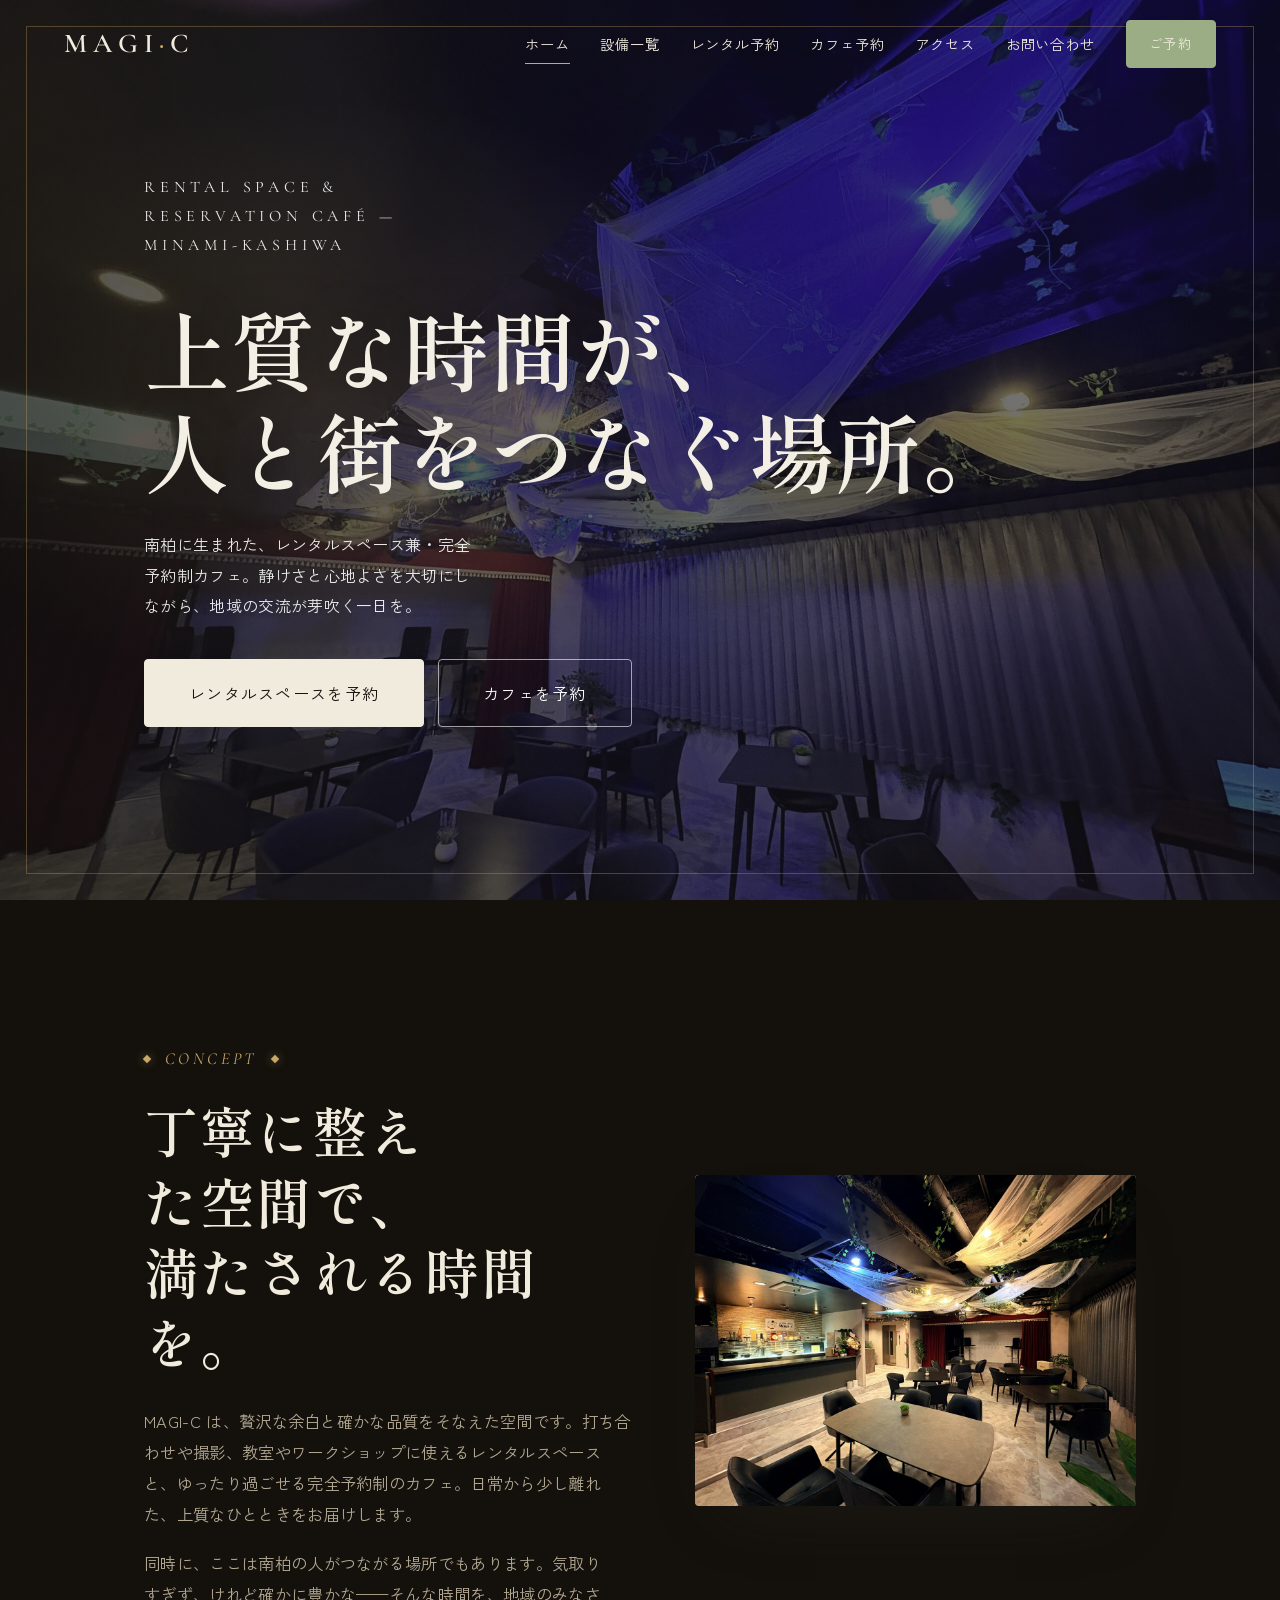
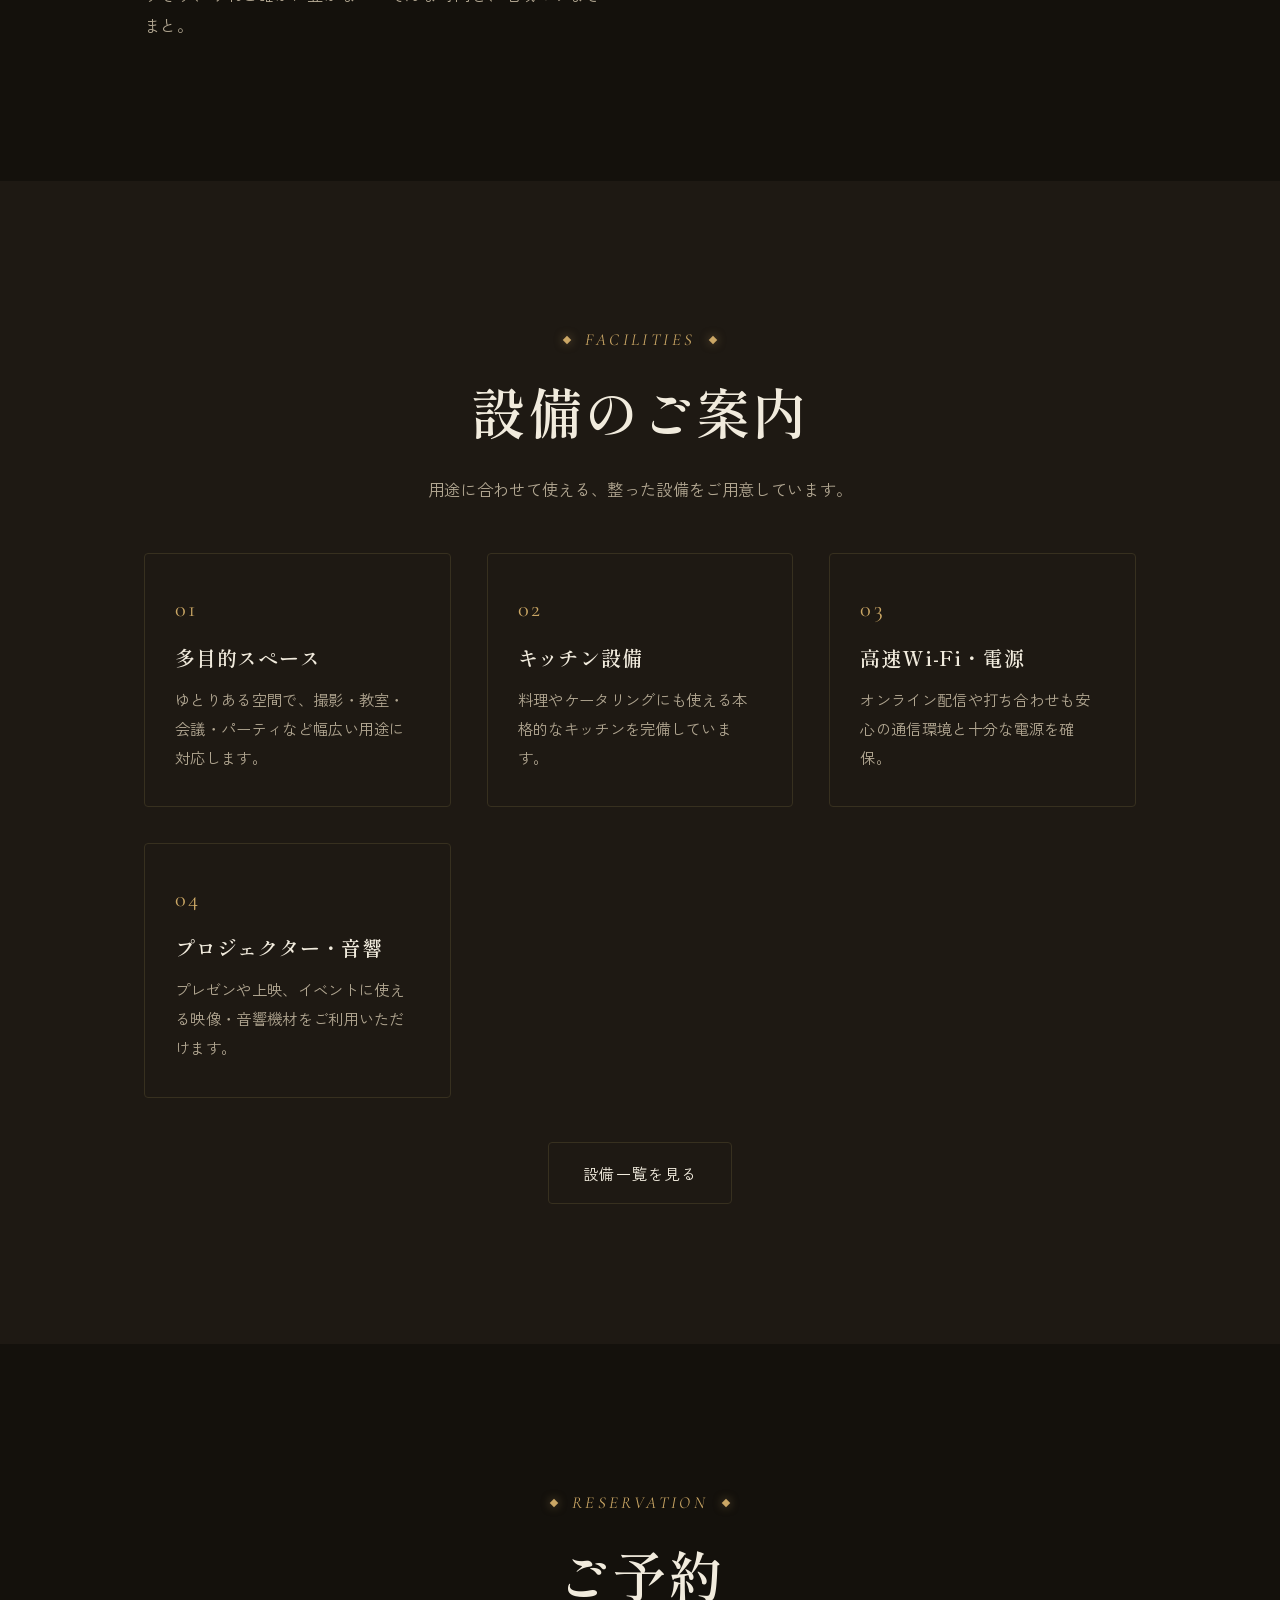
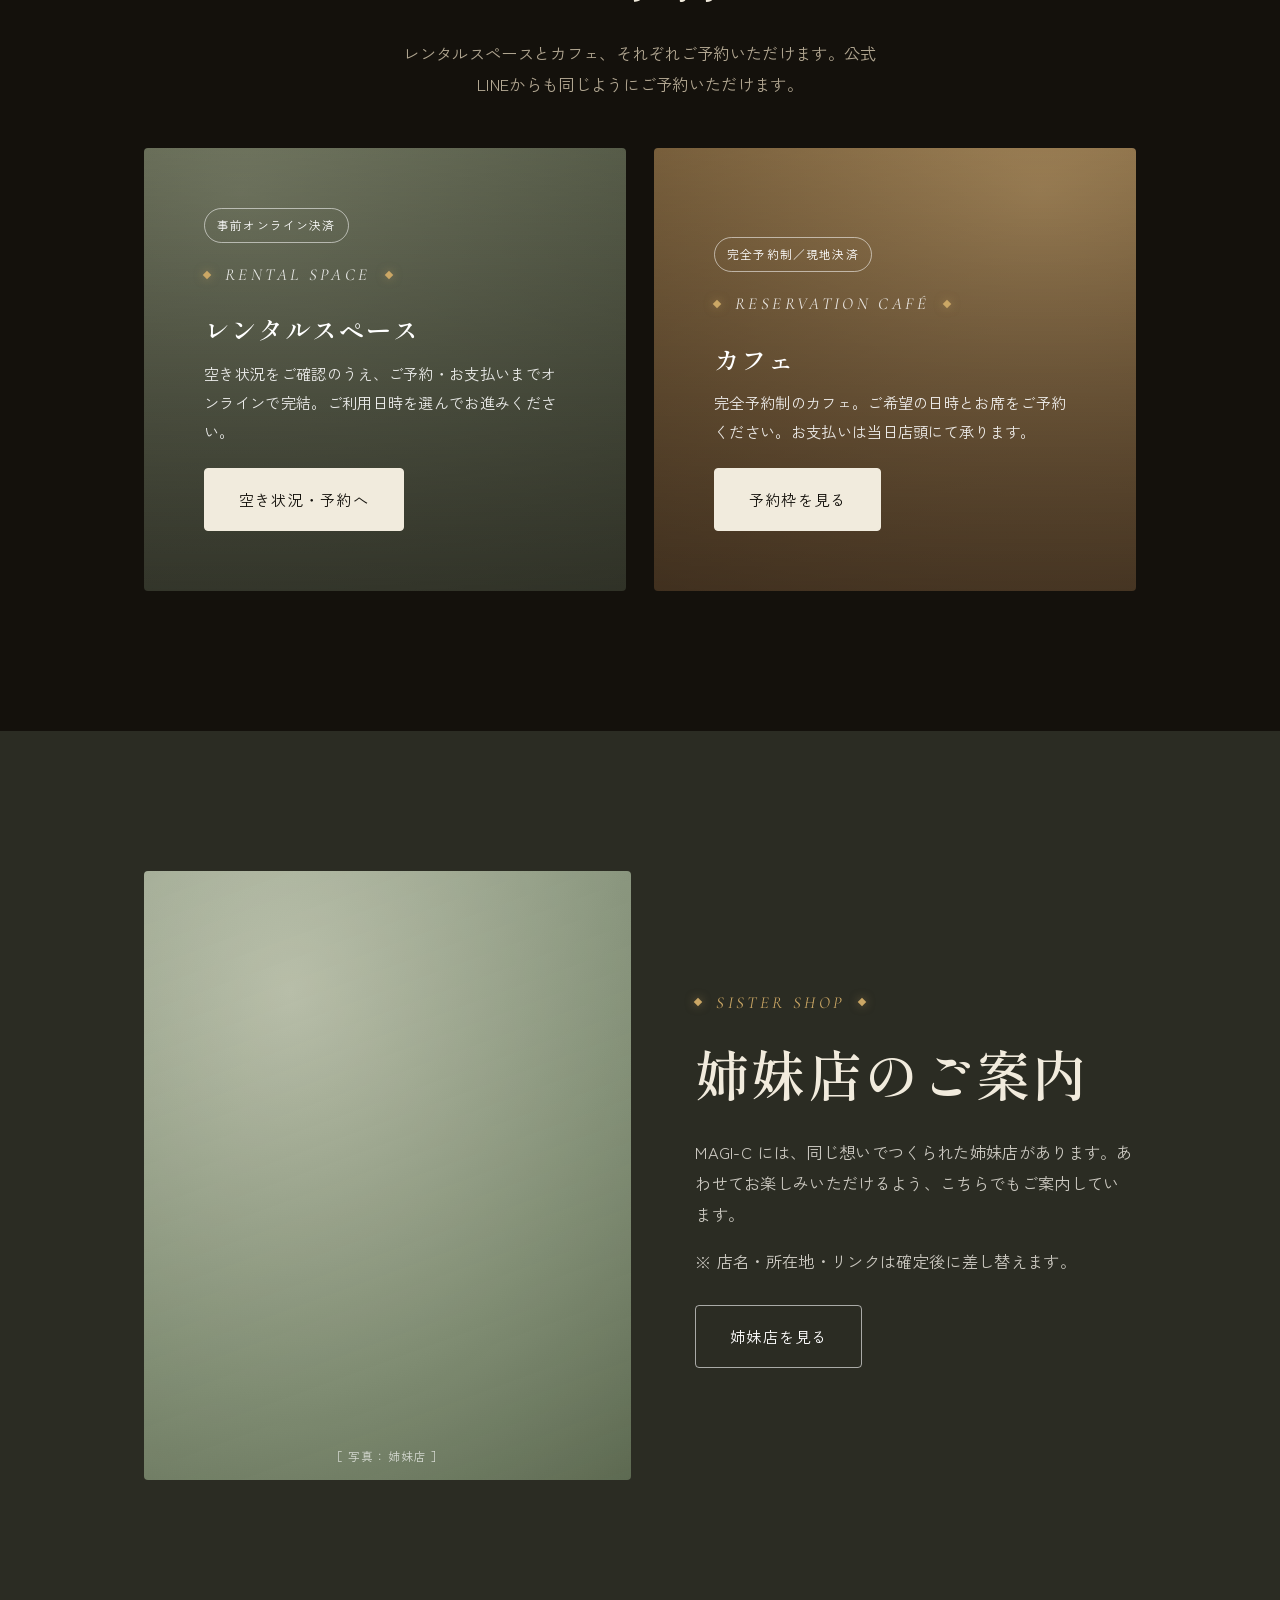
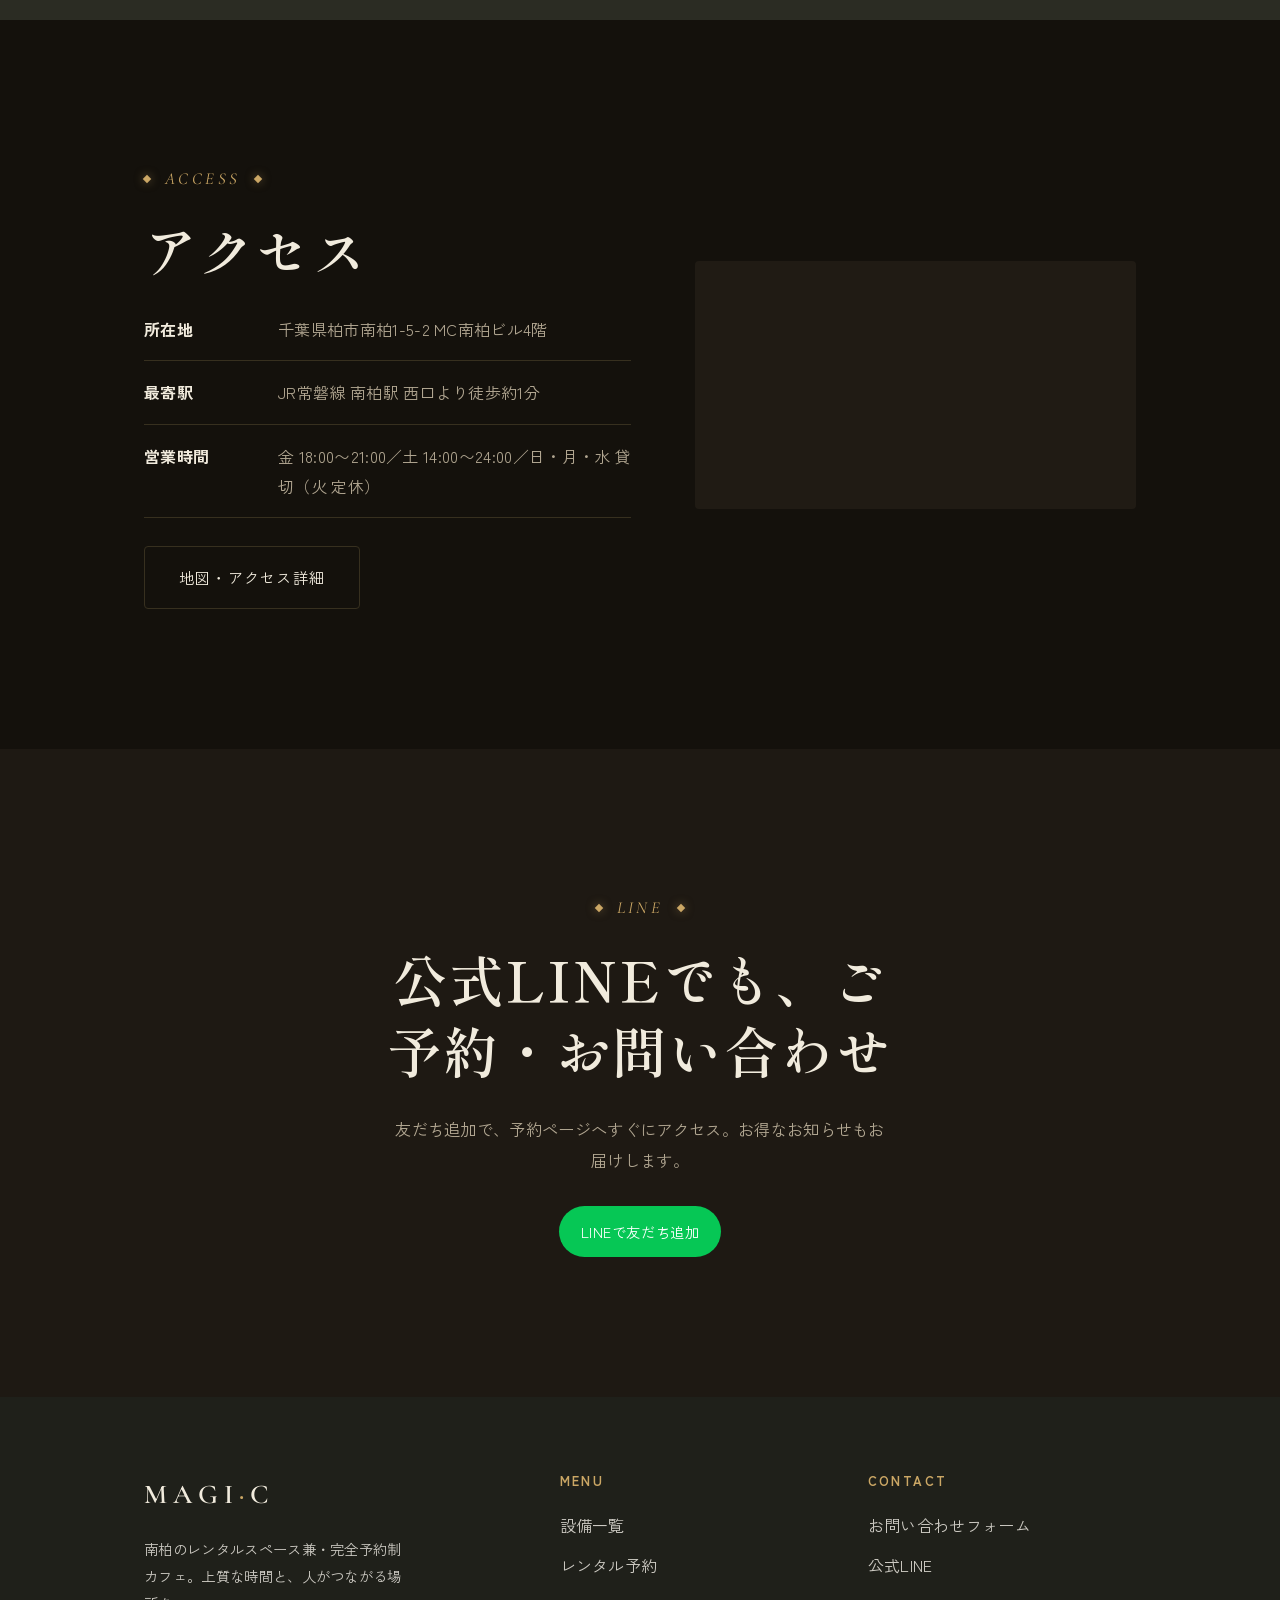
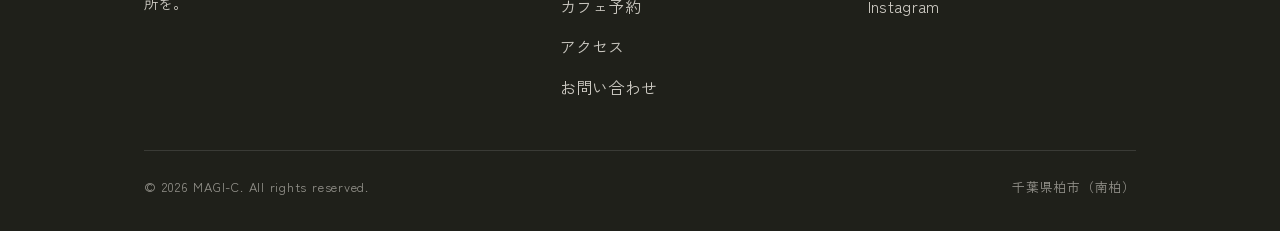
<file: index.html>
<!DOCTYPE html>
<html lang="ja">
<head>
  <meta charset="UTF-8" />
  <meta name="viewport" content="width=device-width, initial-scale=1.0" />
  <!-- 制作途中の確認用プレビュー：検索エンジンに登録させない（公開本番時に削除） -->
  <meta name="robots" content="noindex,nofollow" />
  <title>MAGI-C｜南柏のレンタルスペース＆完全予約制カフェ</title>
  <meta name="description" content="千葉・南柏駅西口より徒歩1分のレンタルスペース兼・完全予約制カフェ「MAGI-C」。上質な時間と、地域の人がつながる場所。ご予約はこちらから。" />
  <meta property="og:title" content="MAGI-C｜南柏のレンタルスペース＆完全予約制カフェ" />
  <meta property="og:description" content="南柏駅徒歩1分。上質な時間と、地域の人がつながる場所。MAGI-C。" />
  <meta property="og:type" content="website" />
  <meta property="og:site_name" content="MAGI-C" />
  <!-- 実写真OGP：確認用プレビュー（GitHub Pages）の絶対URL。本番ドメイン確定後に差し替え -->
  <meta property="og:image" content="https://kaminendo-osako.github.io/magi-c-preview/assets/images/ogp.jpg" />
  <meta property="og:image:width" content="1200" />
  <meta property="og:image:height" content="630" />
  <meta name="twitter:card" content="summary_large_image" />
  <link rel="preconnect" href="https://fonts.googleapis.com" />
  <link rel="preconnect" href="https://fonts.gstatic.com" crossorigin />
  <link href="https://fonts.googleapis.com/css2?family=Cormorant+Garamond:wght@500;600&family=Shippori+Mincho:wght@500;600&family=Zen+Kaku+Gothic+New:wght@400;500;700&display=swap" rel="stylesheet" />
  <link rel="stylesheet" href="assets/css/style.css" />
</head>
<body>

  <!-- Header -->
  <header class="site-header" id="header">
    <a href="index.html" class="brand">MAGI<span>·</span>C</a>
    <button class="nav-toggle" id="navToggle" aria-label="メニューを開く" aria-expanded="false"><span></span></button>
    <nav class="nav" id="nav">
      <a href="index.html" aria-current="page">ホーム</a>
      <a href="facilities.html">設備一覧</a>
      <a href="rental.html">レンタル予約</a>
      <a href="cafe.html">カフェ予約</a>
      <a href="access.html">アクセス</a>
      <a href="contact.html">お問い合わせ</a>
      <a href="rental.html" class="btn btn--sage">ご予約</a>
    </nav>
  </header>

  <!-- Hero -->
  <section class="hero">
    <!-- 実写真：トップHero背景（assets/css/style.css の .hero__media で指定） -->
    <div class="hero__media"></div>
    <div class="container hero__inner">
      <p class="hero__eyebrow">Rental Space &amp; Reservation Café — Minami-Kashiwa</p>
      <h1>上質な時間が、<br class="br-pc">人と街をつなぐ場所。</h1>
      <p>南柏に生まれた、レンタルスペース兼・完全予約制カフェ。静けさと心地よさを大切にしながら、地域の交流が芽吹く一日を。</p>
      <div class="hero__actions">
        <a href="rental.html" class="btn btn--lg">レンタルスペースを予約</a>
        <a href="cafe.html" class="btn btn--ghost btn--lg">カフェを予約</a>
      </div>
    </div>
  </section>

  <!-- Concept -->
  <section class="section" id="concept">
    <div class="container split">
      <div class="reveal">
        <span class="eyebrow">Concept</span>
        <h2 class="section-title">丁寧に整えた空間で、<br class="br-pc">満たされる時間を。</h2>
        <p class="lead">MAGI-C は、贅沢な余白と確かな品質をそなえた空間です。打ち合わせや撮影、教室やワークショップに使えるレンタルスペースと、ゆったり過ごせる完全予約制のカフェ。日常から少し離れた、上質なひとときをお届けします。</p>
        <p class="lead" style="margin-top:18px;">同時に、ここは南柏の人がつながる場所でもあります。気取りすぎず、けれど確かに豊かな——そんな時間を、地域のみなさまと。</p>
      </div>
      <div class="media-frame media-frame--photo reveal">
        <!-- 実写真：MAGI-C 店内（バーカウンター） -->
        <img src="assets/images/home-concept.jpg" width="1280" height="960" loading="lazy"
             alt="MAGI-Cの店内。バーカウンターとテーブル席のある落ち着いた空間。" />
      </div>
    </div>
  </section>

  <!-- Facilities preview -->
  <section class="section" id="facilities" style="background:var(--c-paper);">
    <div class="container">
      <div class="reveal" style="text-align:center; margin-bottom:48px;">
        <span class="eyebrow">Facilities</span>
        <h2 class="section-title">設備のご案内</h2>
        <p class="lead" style="margin-inline:auto;">用途に合わせて使える、整った設備をご用意しています。</p>
      </div>
      <div class="grid">
        <div class="card reveal"><span class="num">01</span><h3>多目的スペース</h3><p>ゆとりある空間で、撮影・教室・会議・パーティなど幅広い用途に対応します。</p></div>
        <div class="card reveal"><span class="num">02</span><h3>キッチン設備</h3><p>料理やケータリングにも使える本格的なキッチンを完備しています。</p></div>
        <div class="card reveal"><span class="num">03</span><h3>高速Wi-Fi・電源</h3><p>オンライン配信や打ち合わせも安心の通信環境と十分な電源を確保。</p></div>
        <div class="card reveal"><span class="num">04</span><h3>プロジェクター・音響</h3><p>プレゼンや上映、イベントに使える映像・音響機材をご利用いただけます。</p></div>
      </div>
      <div style="text-align:center; margin-top:44px;" class="reveal">
        <a href="facilities.html" class="btn btn--ghost">設備一覧を見る</a>
      </div>
    </div>
  </section>

  <!-- Booking duo -->
  <section class="section" id="booking">
    <div class="container">
      <div class="reveal" style="text-align:center; margin-bottom:48px;">
        <span class="eyebrow">Reservation</span>
        <h2 class="section-title">ご予約</h2>
        <p class="lead" style="margin-inline:auto;">レンタルスペースとカフェ、それぞれご予約いただけます。公式LINEからも同じようにご予約いただけます。</p>
      </div>
      <div class="booking-duo">
        <div class="booking-card booking-card--rental reveal">
          <span class="tag">事前オンライン決済</span>
          <span class="eyebrow">Rental Space</span>
          <h3>レンタルスペース</h3>
          <p>空き状況をご確認のうえ、ご予約・お支払いまでオンラインで完結。ご利用日時を選んでお進みください。</p>
          <div><a href="rental.html" class="btn">空き状況・予約へ</a></div>
        </div>
        <div class="booking-card booking-card--cafe reveal">
          <span class="tag">完全予約制／現地決済</span>
          <span class="eyebrow">Reservation Café</span>
          <h3>カフェ</h3>
          <p>完全予約制のカフェ。ご希望の日時とお席をご予約ください。お支払いは当日店頭にて承ります。</p>
          <div><a href="cafe.html" class="btn">予約枠を見る</a></div>
        </div>
      </div>
    </div>
  </section>

  <!-- Sister store -->
  <section class="section sister" id="sister">
    <div class="container split">
      <div class="media-frame reveal" data-label="［ 写真：姉妹店 ］"></div>
      <div class="reveal">
        <span class="eyebrow">Sister Shop</span>
        <h2 class="section-title">姉妹店のご案内</h2>
        <p class="lead">MAGI-C には、同じ想いでつくられた姉妹店があります。あわせてお楽しみいただけるよう、こちらでもご案内しています。</p>
        <p class="lead" style="margin-top:16px;">※ 店名・所在地・リンクは確定後に差し替えます。</p>
        <div style="margin-top:28px;"><a href="#" class="btn btn--ghost" style="color:#fff;border-color:rgba(255,255,255,.6);">姉妹店を見る</a></div>
      </div>
    </div>
  </section>

  <!-- Access preview -->
  <section class="section" id="access">
    <div class="container split">
      <div class="reveal">
        <span class="eyebrow">Access</span>
        <h2 class="section-title">アクセス</h2>
        <dl class="info-list" style="margin-bottom:28px;">
          <div><dt>所在地</dt><dd>千葉県柏市南柏1-5-2 MC南柏ビル4階</dd></div>
          <div><dt>最寄駅</dt><dd>JR常磐線 南柏駅 西口より徒歩約1分</dd></div>
          <div><dt>営業時間</dt><dd>金 18:00〜21:00／土 14:00〜24:00／日・月・水 貸切（火 定休）</dd></div>
        </dl>
        <a href="access.html" class="btn btn--ghost">地図・アクセス詳細</a>
      </div>
      <iframe class="map-embed reveal" title="EVENT SPACE Magi-c 地図（南柏1-5-2 MC南柏ビル4階）" src="https://www.google.com/maps?q=%E5%8D%83%E8%91%89%E7%9C%8C%E6%9F%8F%E5%B8%82%E5%8D%97%E6%9F%8F1-5-2%20MC%E5%8D%97%E6%9F%8F%E3%83%93%E3%83%AB&output=embed" loading="lazy"></iframe>
    </div>
  </section>

  <!-- LINE CTA -->
  <section class="section" style="background:var(--c-paper); text-align:center;">
    <div class="container reveal">
      <span class="eyebrow">LINE</span>
      <h2 class="section-title">公式LINEでも、ご予約・お問い合わせ</h2>
      <p class="lead" style="margin-inline:auto; margin-bottom:30px;">友だち追加で、予約ページへすぐにアクセス。お得なお知らせもお届けします。</p>
      <a href="https://lin.ee/5Dmef2P" class="line-pill" target="_blank" rel="noopener">LINEで友だち追加</a>
    </div>
  </section>

  <!-- Footer -->
  <footer class="site-footer">
    <div class="container">
      <div class="footer-grid">
        <div>
          <a href="index.html" class="brand">MAGI<span>·</span>C</a>
          <p style="font-size:.9rem; max-width:34ch;">南柏のレンタルスペース兼・完全予約制カフェ。上質な時間と、人がつながる場所を。</p>
        </div>
        <div>
          <h4>Menu</h4>
          <ul>
            <li><a href="facilities.html">設備一覧</a></li>
            <li><a href="rental.html">レンタル予約</a></li>
            <li><a href="cafe.html">カフェ予約</a></li>
            <li><a href="access.html">アクセス</a></li>
            <li><a href="contact.html">お問い合わせ</a></li>
          </ul>
        </div>
        <div>
          <h4>Contact</h4>
          <ul>
            <li><a href="contact.html">お問い合わせフォーム</a></li>
            <li><a href="https://lin.ee/5Dmef2P" target="_blank" rel="noopener">公式LINE</a></li>
            <li><a href="https://www.instagram.com/eventspace_magic/" target="_blank" rel="noopener">Instagram</a></li>
          </ul>
        </div>
      </div>
      <div class="footer-bottom">
        <span>&copy; 2026 MAGI-C. All rights reserved.</span>
        <span>千葉県柏市（南柏）</span>
      </div>
    </div>
  </footer>

  <script src="assets/js/main.js"></script>
</body>
</html>
</file>
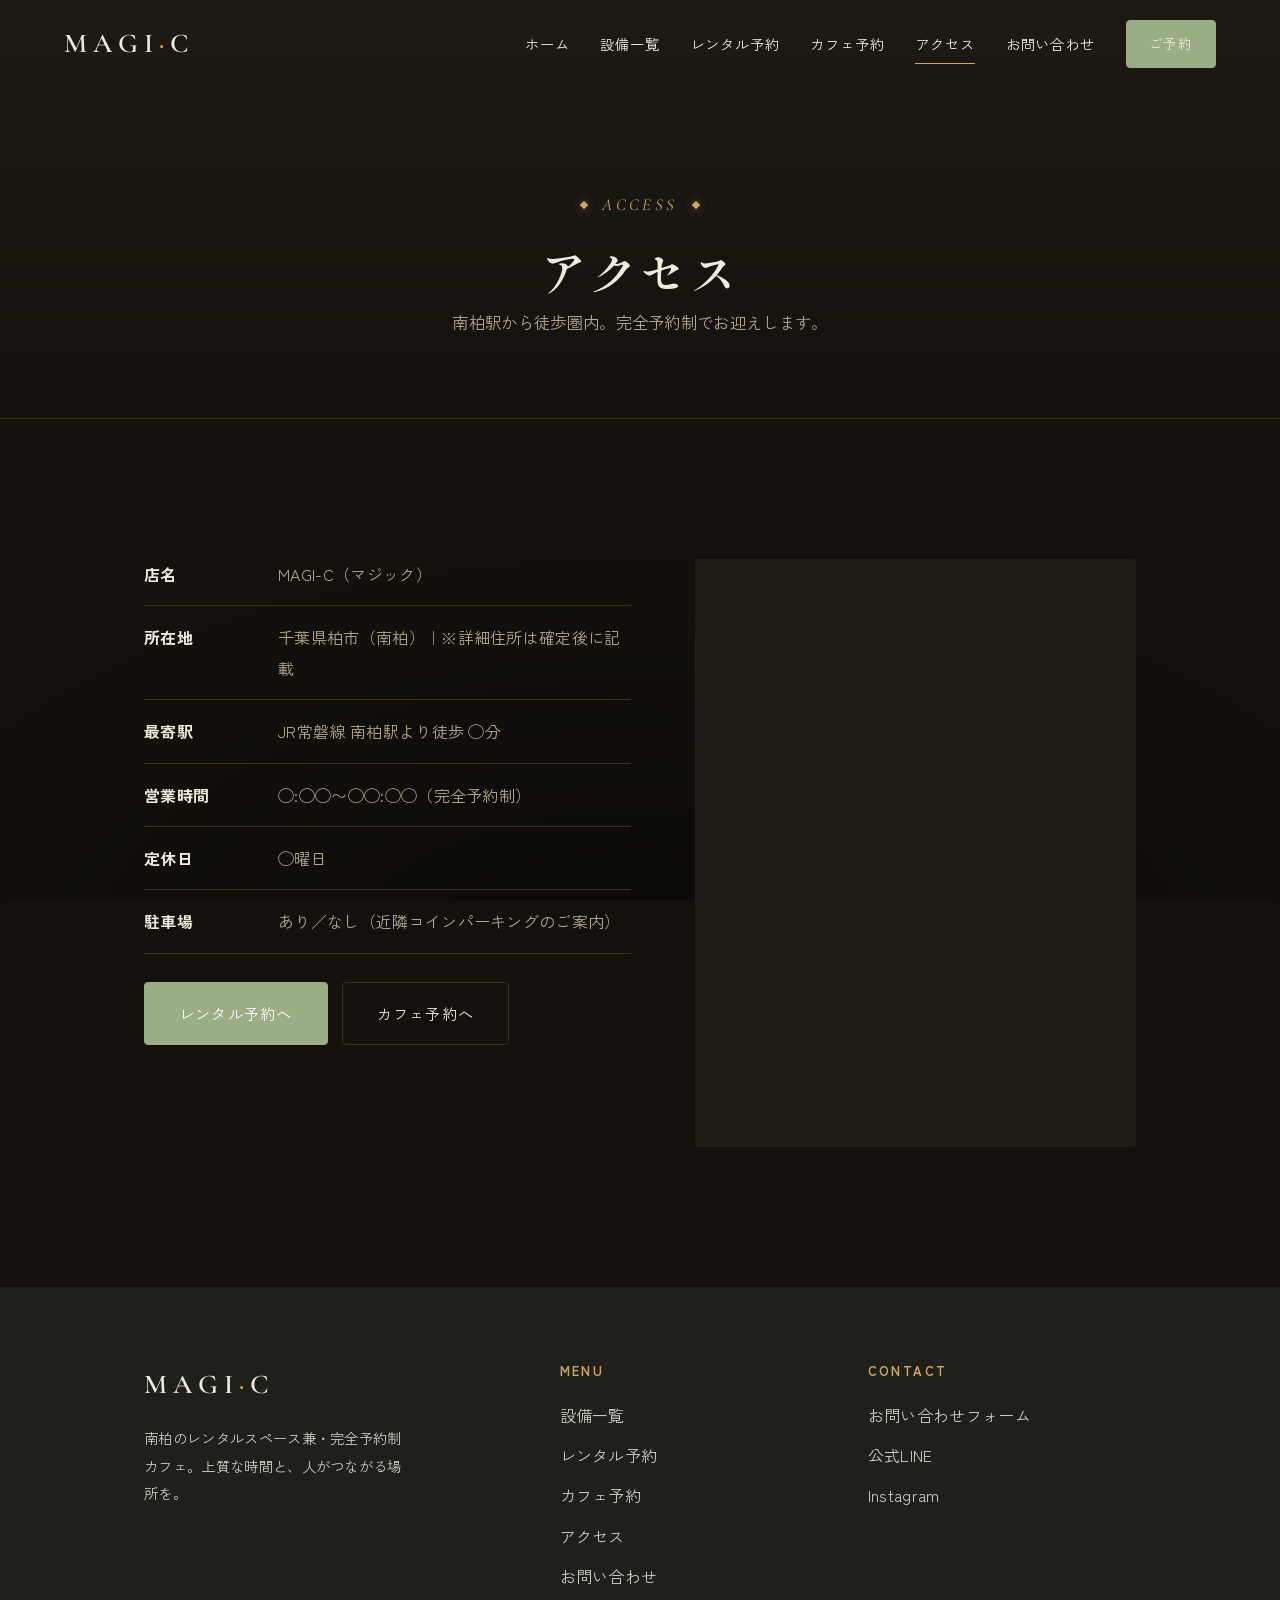
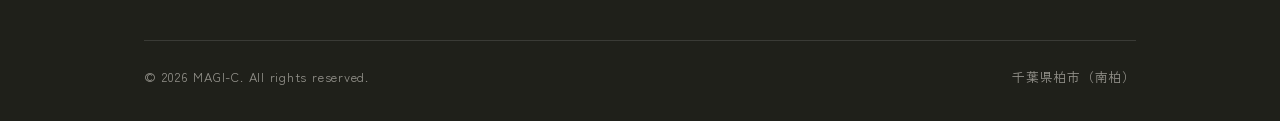
<file: access.html>
<!DOCTYPE html>
<html lang="ja">
<head>
  <meta charset="UTF-8" />
  <meta name="viewport" content="width=device-width, initial-scale=1.0" />
  <!-- 制作途中の確認用プレビュー：検索エンジンに登録させない（公開本番時に削除） -->
  <meta name="robots" content="noindex,nofollow" />
  <title>アクセス｜MAGI-C 南柏</title>
  <meta name="description" content="MAGI-C（南柏）へのアクセス・地図。JR常磐線 南柏駅より徒歩。完全予約制。" />
  <meta property="og:title" content="アクセス｜MAGI-C 南柏" />
  <meta property="og:description" content="JR常磐線 南柏駅より徒歩。MAGI-Cへの地図・行き方のご案内。" />
  <meta property="og:type" content="website" />
  <meta property="og:site_name" content="MAGI-C" />
  <!-- 仮画像OGP：現在は確認用プレビュー（GitHub Pages）の絶対URL。本番ドメイン確定後に差し替え -->
  <meta property="og:image" content="https://kaminendo-osako.github.io/magi-c-preview/assets/images/placeholders/ogp.jpg" />
  <meta property="og:image:width" content="1200" />
  <meta property="og:image:height" content="630" />
  <meta name="twitter:card" content="summary_large_image" />
  <link rel="preconnect" href="https://fonts.googleapis.com" />
  <link rel="preconnect" href="https://fonts.gstatic.com" crossorigin />
  <link href="https://fonts.googleapis.com/css2?family=Cormorant+Garamond:wght@500;600&family=Shippori+Mincho:wght@500;600&family=Zen+Kaku+Gothic+New:wght@400;500;700&display=swap" rel="stylesheet" />
  <link rel="stylesheet" href="assets/css/style.css" />
</head>
<body>
  <header class="site-header" id="header">
    <a href="index.html" class="brand">MAGI<span>·</span>C</a>
    <button class="nav-toggle" id="navToggle" aria-label="メニューを開く" aria-expanded="false"><span></span></button>
    <nav class="nav" id="nav">
      <a href="index.html">ホーム</a>
      <a href="facilities.html">設備一覧</a>
      <a href="rental.html">レンタル予約</a>
      <a href="cafe.html">カフェ予約</a>
      <a href="access.html" aria-current="page">アクセス</a>
      <a href="contact.html">お問い合わせ</a>
      <a href="rental.html" class="btn btn--sage">ご予約</a>
    </nav>
  </header>

  <section class="page-hero">
    <div class="container">
      <span class="eyebrow">Access</span>
      <h1>アクセス</h1>
      <p class="lead" style="margin-inline:auto;">南柏駅から徒歩圏内。完全予約制でお迎えします。</p>
    </div>
  </section>

  <section class="section">
    <div class="container split" style="align-items:start;">
      <div class="reveal">
        <dl class="info-list" style="margin-bottom:28px;">
          <div><dt>店名</dt><dd>MAGI-C（マジック）</dd></div>
          <div><dt>所在地</dt><dd>千葉県柏市（南柏）｜※詳細住所は確定後に記載</dd></div>
          <div><dt>最寄駅</dt><dd>JR常磐線 南柏駅より徒歩 ◯分</dd></div>
          <div><dt>営業時間</dt><dd>◯:◯◯〜◯◯:◯◯（完全予約制）</dd></div>
          <div><dt>定休日</dt><dd>◯曜日</dd></div>
          <div><dt>駐車場</dt><dd>あり／なし（近隣コインパーキングのご案内）</dd></div>
        </dl>
        <a href="rental.html" class="btn btn--sage">レンタル予約へ</a>
        <a href="cafe.html" class="btn btn--ghost" style="margin-left:10px;">カフェ予約へ</a>
      </div>
      <iframe class="map-embed reveal" title="MAGI-C 地図（プレースホルダー）" src="https://www.google.com/maps?q=%E5%8D%97%E6%9F%8F%E9%A7%85&output=embed" loading="lazy" style="aspect-ratio:3/4;"></iframe>
    </div>
  </section>

  <footer class="site-footer">
    <div class="container">
      <div class="footer-grid">
        <div>
          <a href="index.html" class="brand">MAGI<span>·</span>C</a>
          <p style="font-size:.9rem; max-width:34ch;">南柏のレンタルスペース兼・完全予約制カフェ。上質な時間と、人がつながる場所を。</p>
        </div>
        <div><h4>Menu</h4><ul>
          <li><a href="facilities.html">設備一覧</a></li>
          <li><a href="rental.html">レンタル予約</a></li>
          <li><a href="cafe.html">カフェ予約</a></li>
          <li><a href="access.html">アクセス</a></li>
          <li><a href="contact.html">お問い合わせ</a></li>
        </ul></div>
        <div><h4>Contact</h4><ul>
          <li><a href="contact.html">お問い合わせフォーム</a></li>
          <li><a href="#">公式LINE</a></li>
          <li><a href="#">Instagram</a></li>
        </ul></div>
      </div>
      <div class="footer-bottom">
        <span>&copy; 2026 MAGI-C. All rights reserved.</span>
        <span>千葉県柏市（南柏）</span>
      </div>
    </div>
  </footer>
  <script src="assets/js/main.js"></script>
</body>
</html>
</file>
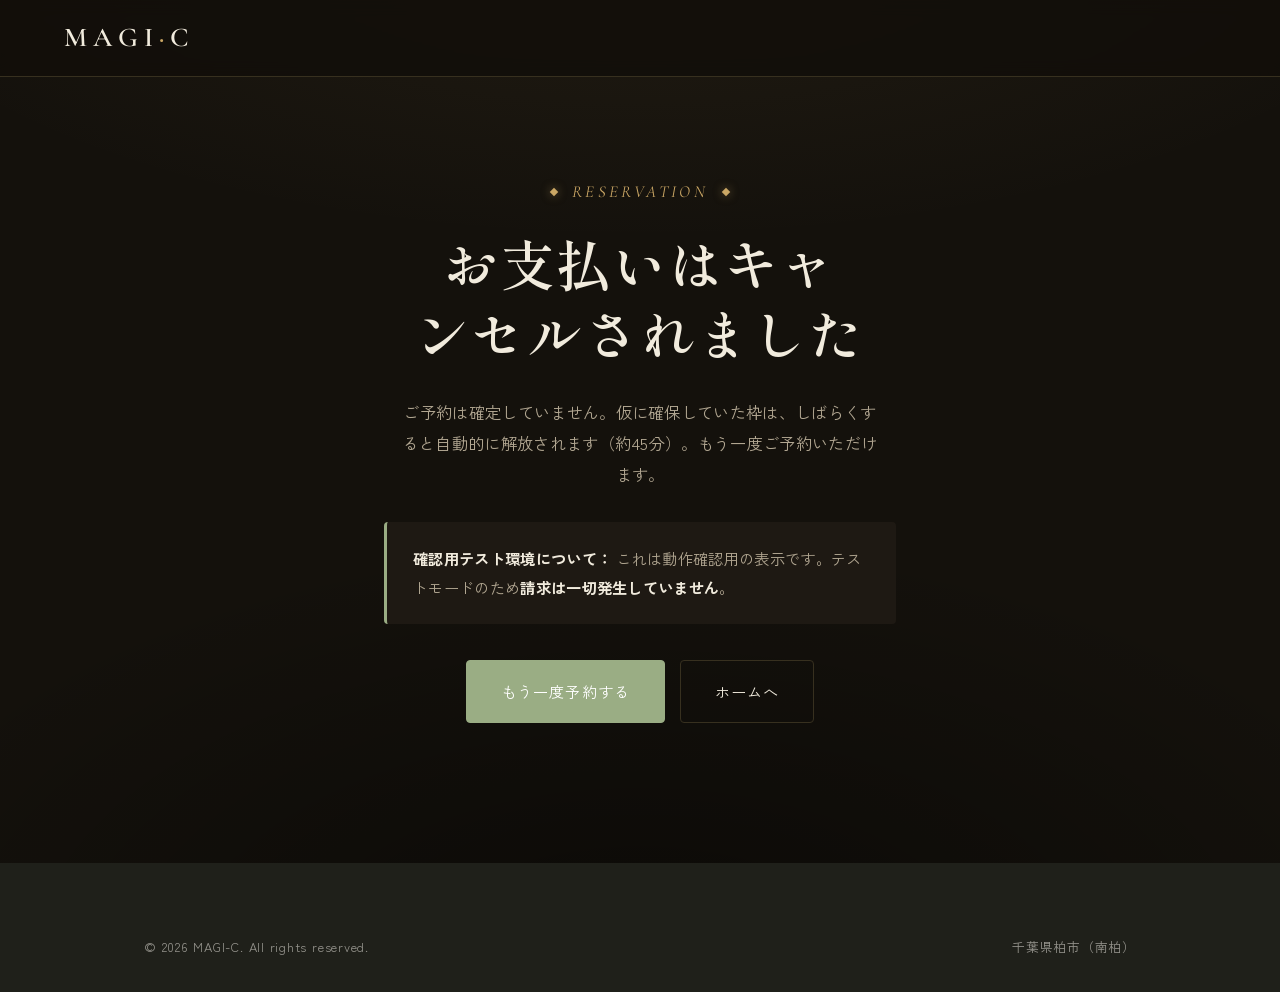
<file: booking-cancel.html>
<!DOCTYPE html>
<html lang="ja">
<head>
  <meta charset="UTF-8" />
  <meta name="viewport" content="width=device-width, initial-scale=1.0" />
  <!-- 制作途中の確認用プレビュー：検索エンジンに登録させない（公開本番時に削除） -->
  <meta name="robots" content="noindex,nofollow" />
  <title>お支払いがキャンセルされました｜MAGI-C 南柏</title>
  <meta name="description" content="MAGI-C レンタルスペースのお支払いがキャンセルされました。" />
  <link rel="preconnect" href="https://fonts.googleapis.com" />
  <link rel="preconnect" href="https://fonts.gstatic.com" crossorigin />
  <link href="https://fonts.googleapis.com/css2?family=Cormorant+Garamond:wght@500;600&family=Shippori+Mincho:wght@500;600&family=Zen+Kaku+Gothic+New:wght@400;500;700&display=swap" rel="stylesheet" />
  <link rel="stylesheet" href="assets/css/style.css" />
</head>
<body>
  <header class="site-header is-scrolled" id="header">
    <a href="index.html" class="brand">MAGI<span>·</span>C</a>
  </header>

  <section class="section" style="padding-top:calc(96px + 6vw); text-align:center;">
    <div class="container" style="max-width:640px;">
      <span class="eyebrow">Reservation</span>
      <h1 class="section-title">お支払いはキャンセルされました</h1>
      <p class="lead" style="margin-inline:auto;">ご予約は確定していません。仮に確保していた枠は、しばらくすると自動的に解放されます（約45分）。もう一度ご予約いただけます。</p>

      <div class="notice" style="margin:32px auto 0; max-width:560px; text-align:left;">
        <strong>確認用テスト環境について：</strong> これは動作確認用の表示です。テストモードのため<strong>請求は一切発生していません</strong>。
      </div>

      <div style="margin-top:36px;">
        <a href="rental.html" class="btn btn--sage">もう一度予約する</a>
        <a href="index.html" class="btn btn--ghost" style="margin-left:10px;">ホームへ</a>
      </div>
    </div>
  </section>

  <footer class="site-footer">
    <div class="container">
      <div class="footer-bottom" style="border:0; padding-top:0;">
        <span>&copy; 2026 MAGI-C. All rights reserved.</span>
        <span>千葉県柏市（南柏）</span>
      </div>
    </div>
  </footer>
</body>
</html>
</file>
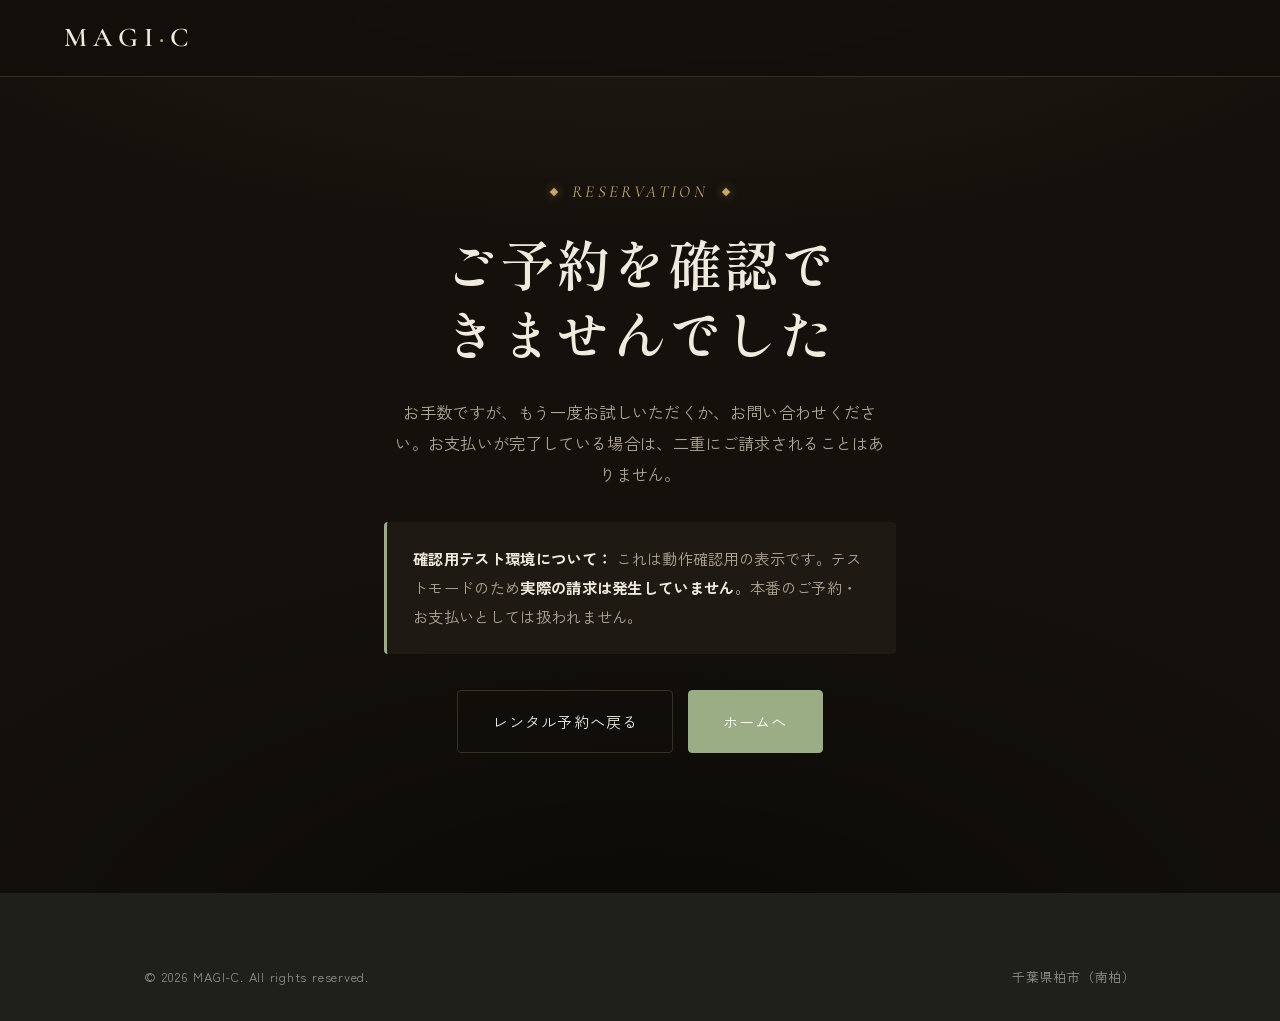
<file: booking-success.html>
<!DOCTYPE html>
<html lang="ja">
<head>
  <meta charset="UTF-8" />
  <meta name="viewport" content="width=device-width, initial-scale=1.0" />
  <!-- 制作途中の確認用プレビュー：検索エンジンに登録させない（公開本番時に削除） -->
  <meta name="robots" content="noindex,nofollow" />
  <title>ご予約ありがとうございます｜MAGI-C 南柏</title>
  <meta name="description" content="MAGI-C レンタルスペースのご予約が完了しました。" />
  <link rel="preconnect" href="https://fonts.googleapis.com" />
  <link rel="preconnect" href="https://fonts.gstatic.com" crossorigin />
  <link href="https://fonts.googleapis.com/css2?family=Cormorant+Garamond:wght@500;600&family=Shippori+Mincho:wght@500;600&family=Zen+Kaku+Gothic+New:wght@400;500;700&display=swap" rel="stylesheet" />
  <link rel="stylesheet" href="assets/css/style.css" />
</head>
<body>
  <header class="site-header is-scrolled" id="header">
    <a href="index.html" class="brand">MAGI<span>·</span>C</a>
  </header>

  <section class="section" style="padding-top:calc(96px + 6vw); text-align:center;">
    <div class="container" style="max-width:640px;">
      <span class="eyebrow">Reservation</span>

      <div id="result" data-state="loading">
        <!-- loading -->
        <div class="state state--loading">
          <h1 class="section-title">お支払いを確認しています…</h1>
          <p class="lead" style="margin-inline:auto;">少しお待ちください。この画面は自動で更新されます。</p>
        </div>
        <!-- success -->
        <div class="state state--success" hidden>
          <div class="success-check" aria-hidden="true">✓</div>
          <h1 class="section-title">ご予約が確定しました</h1>
          <p class="lead" style="margin-inline:auto;">ご予約ありがとうございます。確認のご連絡を差し上げます。</p>
          <p class="booking-code">予約番号：<strong data-code>—</strong></p>
        </div>
        <!-- pending -->
        <div class="state state--pending" hidden>
          <h1 class="section-title">お支払いを受け付けました</h1>
          <p class="lead" style="margin-inline:auto;">確定処理を進めています。反映まで少し時間がかかる場合があります。数分後にこの画面を再読み込みするか、お問い合わせください。</p>
          <p class="booking-code">予約番号：<strong data-code>—</strong></p>
        </div>
        <!-- error -->
        <div class="state state--error" hidden>
          <h1 class="section-title">ご予約を確認できませんでした</h1>
          <p class="lead" style="margin-inline:auto;">お手数ですが、もう一度お試しいただくか、お問い合わせください。お支払いが完了している場合は、二重にご請求されることはありません。</p>
        </div>
      </div>

      <!-- テスト環境の注意書き（本番公開時に削除） -->
      <div class="notice" style="margin:32px auto 0; max-width:560px; text-align:left;">
        <strong>確認用テスト環境について：</strong> これは動作確認用の表示です。テストモードのため<strong>実際の請求は発生していません</strong>。本番のご予約・お支払いとしては扱われません。
      </div>

      <div style="margin-top:36px;">
        <a href="rental.html" class="btn btn--ghost">レンタル予約へ戻る</a>
        <a href="index.html" class="btn btn--sage" style="margin-left:10px;">ホームへ</a>
      </div>
    </div>
  </section>

  <footer class="site-footer">
    <div class="container">
      <div class="footer-bottom" style="border:0; padding-top:0;">
        <span>&copy; 2026 MAGI-C. All rights reserved.</span>
        <span>千葉県柏市（南柏）</span>
      </div>
    </div>
  </footer>

  <style>
    .success-check{ width:64px; height:64px; border-radius:50%; background:rgba(124,138,110,.16); color:var(--c-sage-deep); display:grid; place-items:center; margin:0 auto 20px; font-size:1.9rem; }
    .booking-code{ margin-top:18px; font-size:1.05rem; letter-spacing:.04em; color:var(--c-ink); }
    .booking-code strong{ font-family:var(--f-latin); font-size:1.35rem; letter-spacing:.12em; color:var(--c-brass); }
  </style>

  <!-- 接続情報（URL + Publishable key のみ・公開可） -->
  <script src="booking-product/assets/supabase-config.js"></script>
  <script>
    (async () => {
      const box = document.getElementById('result');
      const show = (name) => {
        box.querySelectorAll('.state').forEach((el) => { el.hidden = !el.classList.contains('state--' + name); });
      };
      const setCode = (code) => box.querySelectorAll('[data-code]').forEach((el) => el.textContent = code || '—');

      const cfg = window.MGCB_CONFIG || {};
      const sessionId = new URLSearchParams(location.search).get('session_id');
      if (!cfg.supabaseUrl || !cfg.supabaseAnonKey || !sessionId) { show('error'); return; }

      const base = cfg.supabaseUrl.replace(/\/+$/, '');
      const headers = { apikey: cfg.supabaseAnonKey, Authorization: 'Bearer ' + cfg.supabaseAnonKey, 'Content-Type': 'application/json' };

      const check = async () => {
        const r = await fetch(`${base}/rest/v1/rpc/booking_public_status`, {
          method: 'POST', headers, body: JSON.stringify({ p_session_id: sessionId }),
        });
        if (!r.ok) return null;
        const rows = await r.json();
        return Array.isArray(rows) && rows.length ? rows[0] : null;
      };

      // webhook 反映待ちのため数回ポーリング
      for (let i = 0; i < 6; i++) {
        let row = null;
        try { row = await check(); } catch (_) {}
        if (row) {
          setCode(row.booking_code);
          if (row.status === 'confirmed') { show('success'); return; }
          if (row.status === 'cancelled' || row.status === 'expired') { show('error'); return; }
        }
        await new Promise((res) => setTimeout(res, 2500));
      }
      // 反映が間に合わない場合は pending 表示（決済自体は成功している想定）
      show('pending');
    })();
  </script>
</body>
</html>
</file>
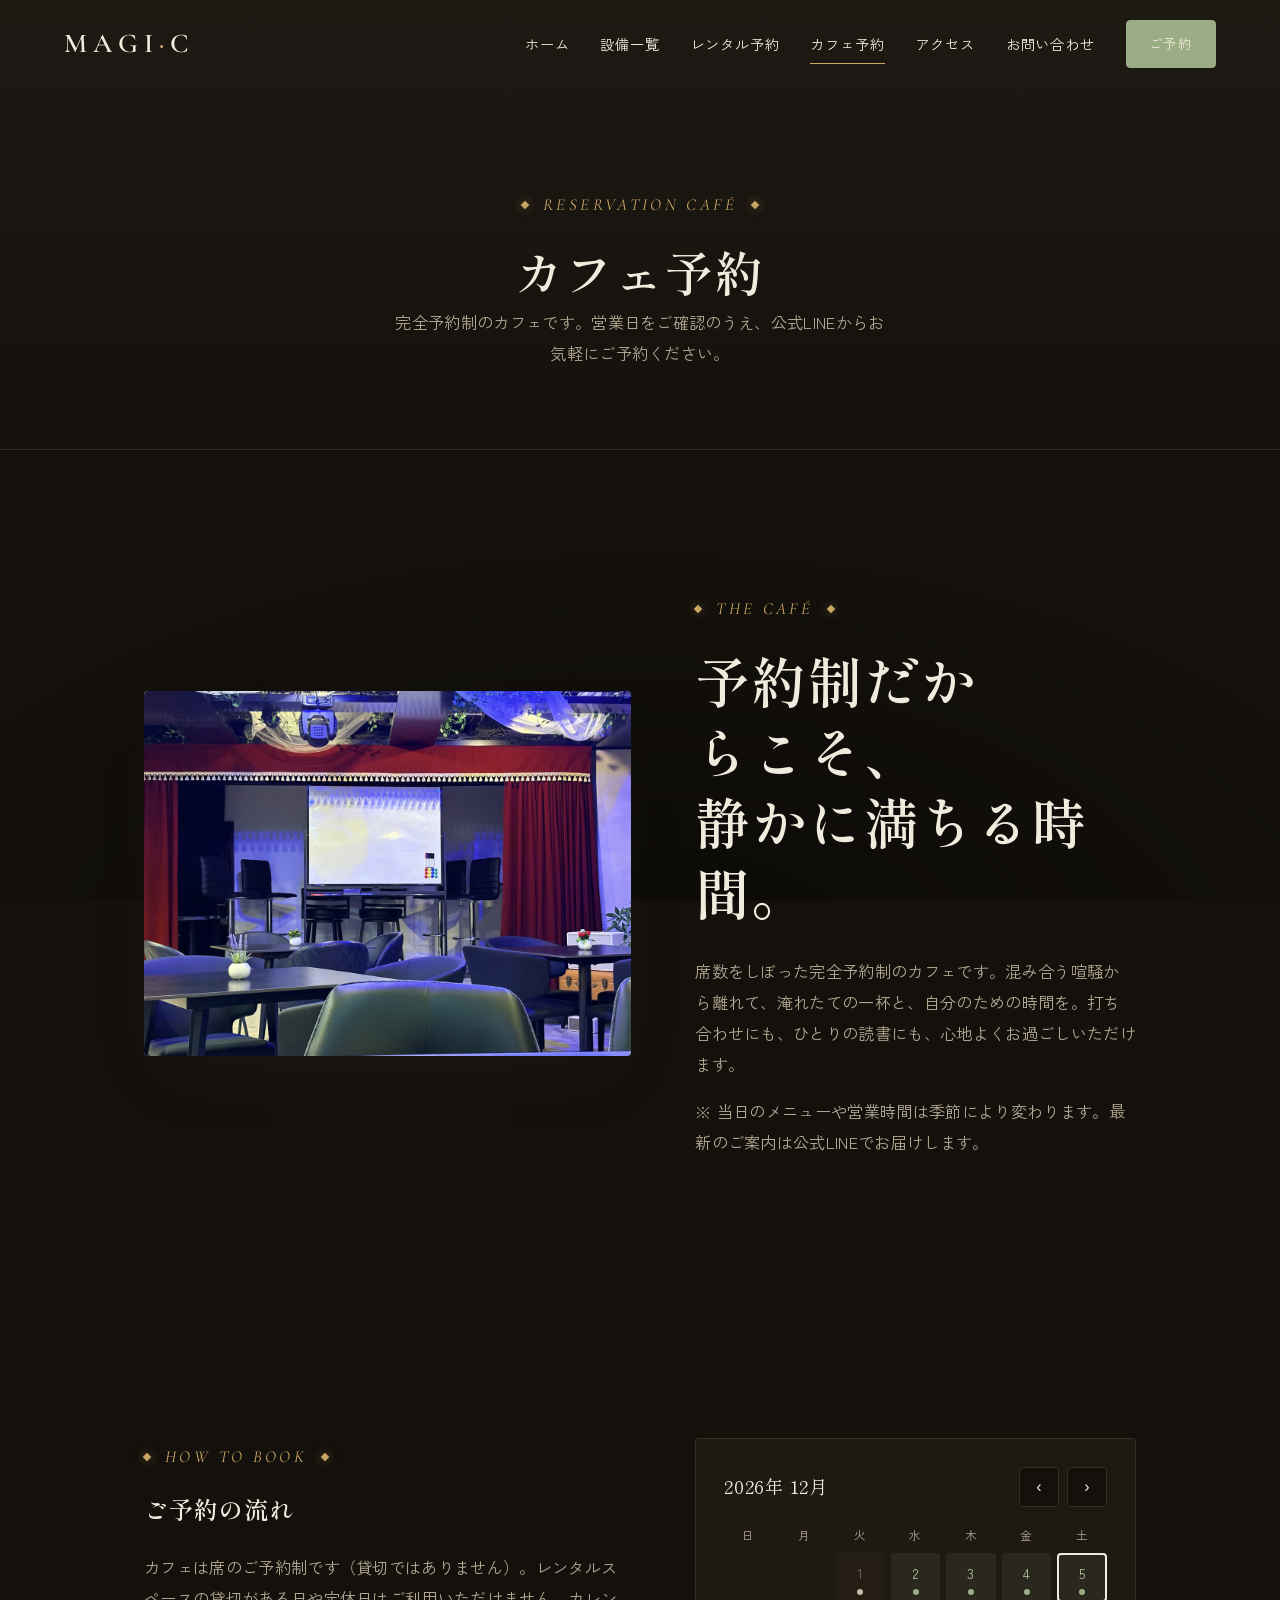
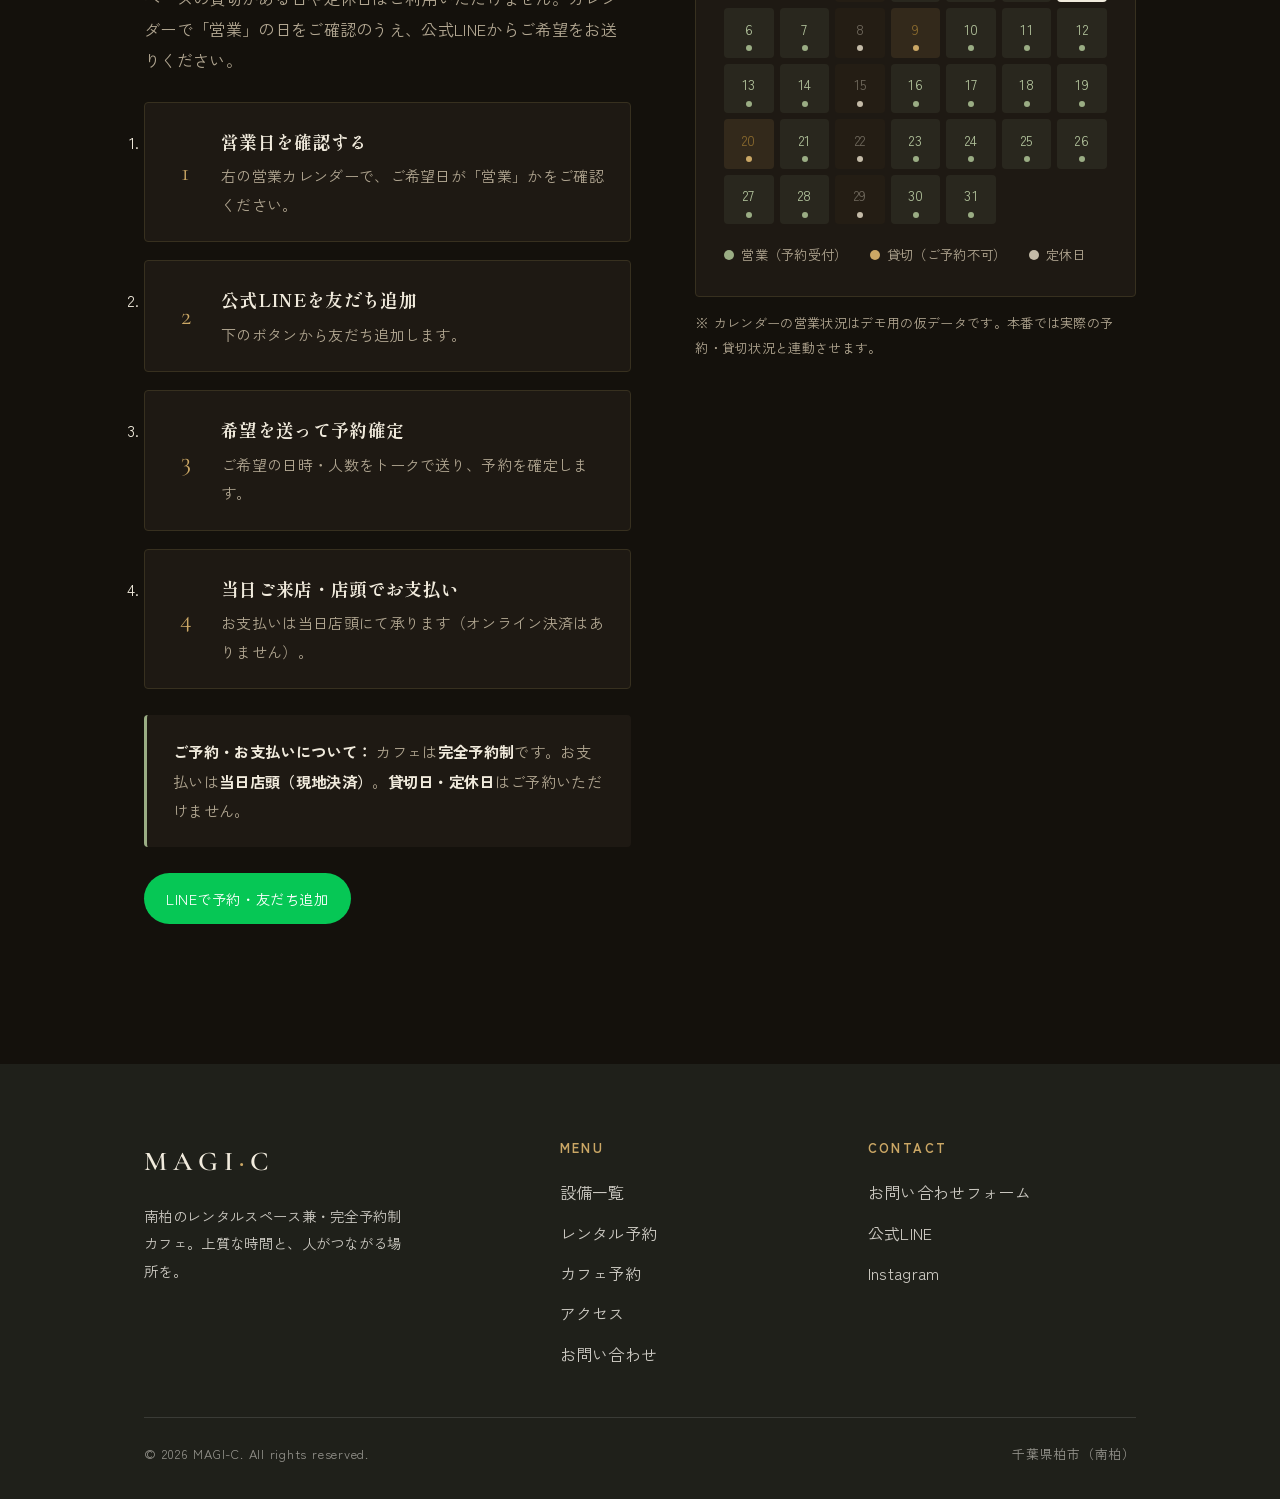
<file: cafe.html>
<!DOCTYPE html>
<html lang="ja">
<head>
  <meta charset="UTF-8" />
  <meta name="viewport" content="width=device-width, initial-scale=1.0" />
  <!-- 制作途中の確認用プレビュー：検索エンジンに登録させない（公開本番時に削除） -->
  <meta name="robots" content="noindex,nofollow" />
  <title>カフェ予約｜MAGI-C 南柏（完全予約制）</title>
  <meta name="description" content="MAGI-C（南柏）完全予約制カフェのご予約。営業カレンダーで空いている日をご確認のうえ、公式LINEからご予約ください。お支払いは当日店頭にて。" />
  <meta property="og:title" content="カフェ予約｜MAGI-C 南柏（完全予約制）" />
  <meta property="og:description" content="完全予約制カフェのご予約。営業カレンダーで空き日を確認し、公式LINEからご予約ください。" />
  <meta property="og:type" content="website" />
  <meta property="og:site_name" content="MAGI-C" />
  <!-- 仮画像OGP：現在は確認用プレビュー（GitHub Pages）の絶対URL。本番ドメイン確定後に差し替え -->
  <meta property="og:image" content="https://kaminendo-osako.github.io/magi-c-preview/assets/images/placeholders/ogp.jpg" />
  <meta property="og:image:width" content="1200" />
  <meta property="og:image:height" content="630" />
  <meta name="twitter:card" content="summary_large_image" />
  <link rel="preconnect" href="https://fonts.googleapis.com" />
  <link rel="preconnect" href="https://fonts.gstatic.com" crossorigin />
  <link href="https://fonts.googleapis.com/css2?family=Cormorant+Garamond:wght@500;600&family=Shippori+Mincho:wght@500;600&family=Zen+Kaku+Gothic+New:wght@400;500;700&display=swap" rel="stylesheet" />
  <link rel="stylesheet" href="assets/css/style.css" />
</head>
<body>
  <header class="site-header" id="header">
    <a href="index.html" class="brand">MAGI<span>·</span>C</a>
    <button class="nav-toggle" id="navToggle" aria-label="メニューを開く" aria-expanded="false"><span></span></button>
    <nav class="nav" id="nav">
      <a href="index.html">ホーム</a>
      <a href="facilities.html">設備一覧</a>
      <a href="rental.html">レンタル予約</a>
      <a href="cafe.html" aria-current="page">カフェ予約</a>
      <a href="access.html">アクセス</a>
      <a href="contact.html">お問い合わせ</a>
      <a href="rental.html" class="btn btn--sage">ご予約</a>
    </nav>
  </header>

  <section class="page-hero">
    <div class="container">
      <span class="eyebrow">Reservation Café</span>
      <h1>カフェ予約</h1>
      <p class="lead">完全予約制のカフェです。営業日をご確認のうえ、公式LINEからお気軽にご予約ください。</p>
    </div>
  </section>

  <!-- カフェ紹介（仮画像） -->
  <section class="section">
    <div class="container split">
      <div class="media-frame media-frame--photo reveal">
        <!-- 実写真：MAGI-Cのカフェ／店内 -->
        <img src="assets/images/cafe-scene3.jpg" width="1280" height="960" loading="lazy"
             alt="MAGI-Cの店内。落ち着いた照明のなか、ゆったり過ごせるテーブル席。" />
      </div>
      <div class="reveal">
        <span class="eyebrow">The Café</span>
        <h2 class="section-title">予約制だからこそ、<br class="br-pc">静かに満ちる時間。</h2>
        <p class="lead">席数をしぼった完全予約制のカフェです。混み合う喧騒から離れて、淹れたての一杯と、自分のための時間を。打ち合わせにも、ひとりの読書にも、心地よくお過ごしいただけます。</p>
        <p class="lead" style="margin-top:16px;">※ 当日のメニューや営業時間は季節により変わります。最新のご案内は公式LINEでお届けします。</p>
      </div>
    </div>
  </section>

  <section class="section">
    <div class="container split" style="align-items:start;">
      <!-- 左：説明とステップ -->
      <div class="reveal">
        <span class="eyebrow">How to book</span>
        <h2 class="section-title" style="font-size:1.5rem;">ご予約の流れ</h2>
        <p class="lead" style="margin-bottom:26px;">カフェは席のご予約制です（貸切ではありません）。レンタルスペースの貸切がある日や定休日はご利用いただけません。カレンダーで「営業」の日をご確認のうえ、公式LINEからご希望をお送りください。</p>
        <ol class="steps">
          <li><strong>営業日を確認する</strong><p>右の営業カレンダーで、ご希望日が「営業」かをご確認ください。</p></li>
          <li><strong>公式LINEを友だち追加</strong><p>下のボタンから友だち追加します。</p></li>
          <li><strong>希望を送って予約確定</strong><p>ご希望の日時・人数をトークで送り、予約を確定します。</p></li>
          <li><strong>当日ご来店・店頭でお支払い</strong><p>お支払いは当日店頭にて承ります（オンライン決済はありません）。</p></li>
        </ol>
        <div class="notice" style="margin-top:26px;">
          <strong>ご予約・お支払いについて：</strong> カフェは<strong>完全予約制</strong>です。お支払いは<strong>当日店頭（現地決済）</strong>。<strong>貸切日・定休日</strong>はご予約いただけません。
        </div>
        <a href="#" class="line-pill" style="margin-top:26px;">LINEで予約・友だち追加</a>
      </div>

      <!-- 右：営業カレンダー -->
      <div class="reveal">
        <div class="cal" id="cafeCalendar" aria-label="営業カレンダー">
          <div class="cal__head">
            <span class="cal__title" data-cal-title>—</span>
            <span class="cal__nav">
              <button type="button" data-cal-prev aria-label="前の月">‹</button>
              <button type="button" data-cal-next aria-label="次の月">›</button>
            </span>
          </div>
          <div class="cal__grid" data-cal-dow></div>
          <div class="cal__grid" data-cal-body></div>
          <div class="cal__legend">
            <span><i class="i-open"></i>営業（予約受付）</span>
            <span><i class="i-full"></i>貸切（ご予約不可）</span>
            <span><i class="i-closed"></i>定休日</span>
          </div>
        </div>
        <p style="font-size:.82rem; color:var(--c-ink-soft); margin-top:14px;">※ カレンダーの営業状況はデモ用の仮データです。本番では実際の予約・貸切状況と連動させます。</p>
      </div>
    </div>
  </section>

  <footer class="site-footer">
    <div class="container">
      <div class="footer-grid">
        <div>
          <a href="index.html" class="brand">MAGI<span>·</span>C</a>
          <p style="font-size:.9rem; max-width:34ch;">南柏のレンタルスペース兼・完全予約制カフェ。上質な時間と、人がつながる場所を。</p>
        </div>
        <div><h4>Menu</h4><ul>
          <li><a href="facilities.html">設備一覧</a></li>
          <li><a href="rental.html">レンタル予約</a></li>
          <li><a href="cafe.html">カフェ予約</a></li>
          <li><a href="access.html">アクセス</a></li>
          <li><a href="contact.html">お問い合わせ</a></li>
        </ul></div>
        <div><h4>Contact</h4><ul>
          <li><a href="contact.html">お問い合わせフォーム</a></li>
          <li><a href="#">公式LINE</a></li>
          <li><a href="#">Instagram</a></li>
        </ul></div>
      </div>
      <div class="footer-bottom">
        <span>&copy; 2026 MAGI-C. All rights reserved.</span>
        <span>千葉県柏市（南柏）</span>
      </div>
    </div>
  </footer>
  <script src="assets/js/main.js"></script>
</body>
</html>
</file>
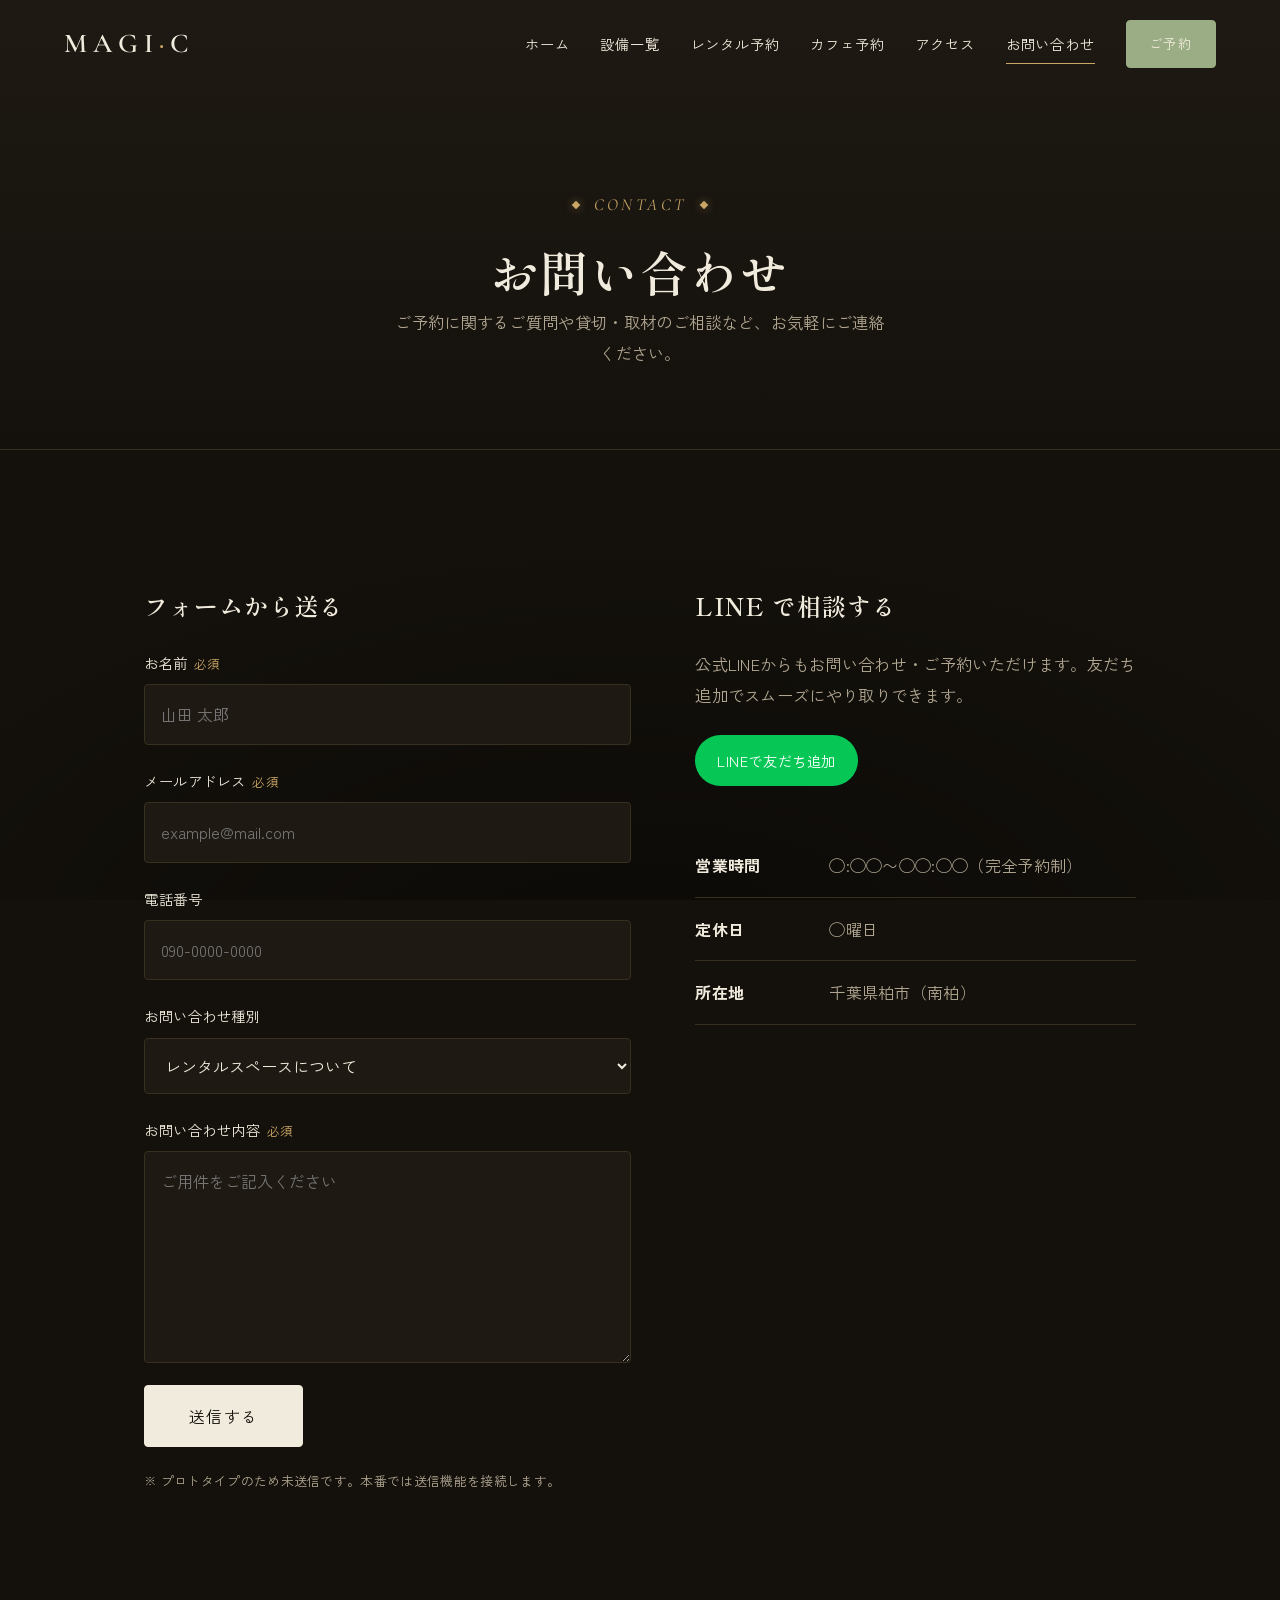
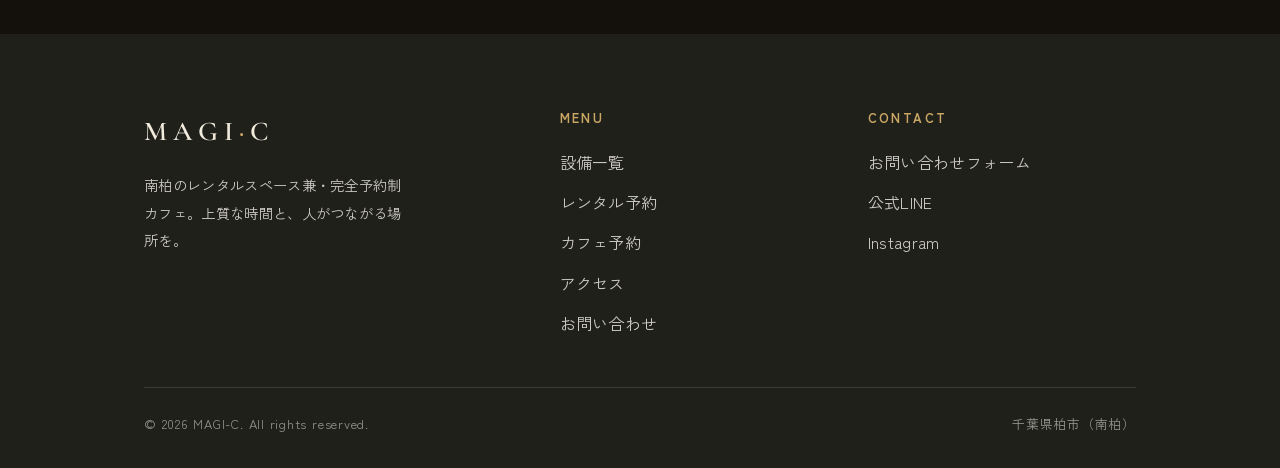
<file: contact.html>
<!DOCTYPE html>
<html lang="ja">
<head>
  <meta charset="UTF-8" />
  <meta name="viewport" content="width=device-width, initial-scale=1.0" />
  <!-- 制作途中の確認用プレビュー：検索エンジンに登録させない（公開本番時に削除） -->
  <meta name="robots" content="noindex,nofollow" />
  <title>お問い合わせ｜MAGI-C 南柏</title>
  <meta name="description" content="MAGI-C（南柏）へのお問い合わせ。フォームまたは公式LINEよりお気軽にご連絡ください。" />
  <meta property="og:title" content="お問い合わせ｜MAGI-C 南柏" />
  <meta property="og:description" content="MAGI-Cへのお問い合わせ。フォームまたは公式LINEよりお気軽にご連絡ください。" />
  <meta property="og:type" content="website" />
  <meta property="og:site_name" content="MAGI-C" />
  <!-- 仮画像OGP：現在は確認用プレビュー（GitHub Pages）の絶対URL。本番ドメイン確定後に差し替え -->
  <meta property="og:image" content="https://kaminendo-osako.github.io/magi-c-preview/assets/images/placeholders/ogp.jpg" />
  <meta property="og:image:width" content="1200" />
  <meta property="og:image:height" content="630" />
  <meta name="twitter:card" content="summary_large_image" />
  <link rel="preconnect" href="https://fonts.googleapis.com" />
  <link rel="preconnect" href="https://fonts.gstatic.com" crossorigin />
  <link href="https://fonts.googleapis.com/css2?family=Cormorant+Garamond:wght@500;600&family=Shippori+Mincho:wght@500;600&family=Zen+Kaku+Gothic+New:wght@400;500;700&display=swap" rel="stylesheet" />
  <link rel="stylesheet" href="assets/css/style.css" />
</head>
<body>
  <header class="site-header" id="header">
    <a href="index.html" class="brand">MAGI<span>·</span>C</a>
    <button class="nav-toggle" id="navToggle" aria-label="メニューを開く" aria-expanded="false"><span></span></button>
    <nav class="nav" id="nav">
      <a href="index.html">ホーム</a>
      <a href="facilities.html">設備一覧</a>
      <a href="rental.html">レンタル予約</a>
      <a href="cafe.html">カフェ予約</a>
      <a href="access.html">アクセス</a>
      <a href="contact.html" aria-current="page">お問い合わせ</a>
      <a href="rental.html" class="btn btn--sage">ご予約</a>
    </nav>
  </header>

  <section class="page-hero">
    <div class="container">
      <span class="eyebrow">Contact</span>
      <h1>お問い合わせ</h1>
      <p class="lead" style="margin-inline:auto;">ご予約に関するご質問や貸切・取材のご相談など、お気軽にご連絡ください。</p>
    </div>
  </section>

  <section class="section">
    <div class="container split" style="align-items:start;">
      <div class="reveal">
        <h2 class="section-title" style="font-size:1.5rem;">フォームから送る</h2>
        <!-- 本番では Contact Form 7 / WPForms 等に置き換え -->
        <form class="form" onsubmit="return false;">
          <div class="field"><label>お名前<span class="req">必須</span></label><input type="text" name="name" placeholder="山田 太郎" required /></div>
          <div class="field"><label>メールアドレス<span class="req">必須</span></label><input type="email" name="email" placeholder="example@mail.com" required /></div>
          <div class="field"><label>電話番号</label><input type="tel" name="tel" placeholder="090-0000-0000" /></div>
          <div class="field"><label>お問い合わせ種別</label>
            <select name="type">
              <option>レンタルスペースについて</option>
              <option>カフェについて</option>
              <option>貸切・イベントのご相談</option>
              <option>取材・掲載について</option>
              <option>その他</option>
            </select>
          </div>
          <div class="field"><label>お問い合わせ内容<span class="req">必須</span></label><textarea name="message" rows="6" placeholder="ご用件をご記入ください" required></textarea></div>
          <div><button type="submit" class="btn btn--lg">送信する</button></div>
          <p style="font-size:.8rem; color:var(--c-ink-soft);">※ プロトタイプのため未送信です。本番では送信機能を接続します。</p>
        </form>
      </div>

      <div class="reveal">
        <h2 class="section-title" style="font-size:1.5rem;">LINE で相談する</h2>
        <p class="lead" style="margin-bottom:24px;">公式LINEからもお問い合わせ・ご予約いただけます。友だち追加でスムーズにやり取りできます。</p>
        <a href="#" class="line-pill" style="margin-bottom:32px;">LINEで友だち追加</a>

        <dl class="info-list" style="margin-top:32px;">
          <div><dt>営業時間</dt><dd>◯:◯◯〜◯◯:◯◯（完全予約制）</dd></div>
          <div><dt>定休日</dt><dd>◯曜日</dd></div>
          <div><dt>所在地</dt><dd>千葉県柏市（南柏）</dd></div>
        </dl>
      </div>
    </div>
  </section>

  <footer class="site-footer">
    <div class="container">
      <div class="footer-grid">
        <div>
          <a href="index.html" class="brand">MAGI<span>·</span>C</a>
          <p style="font-size:.9rem; max-width:34ch;">南柏のレンタルスペース兼・完全予約制カフェ。上質な時間と、人がつながる場所を。</p>
        </div>
        <div><h4>Menu</h4><ul>
          <li><a href="facilities.html">設備一覧</a></li>
          <li><a href="rental.html">レンタル予約</a></li>
          <li><a href="cafe.html">カフェ予約</a></li>
          <li><a href="access.html">アクセス</a></li>
          <li><a href="contact.html">お問い合わせ</a></li>
        </ul></div>
        <div><h4>Contact</h4><ul>
          <li><a href="contact.html">お問い合わせフォーム</a></li>
          <li><a href="#">公式LINE</a></li>
          <li><a href="#">Instagram</a></li>
        </ul></div>
      </div>
      <div class="footer-bottom">
        <span>&copy; 2026 MAGI-C. All rights reserved.</span>
        <span>千葉県柏市（南柏）</span>
      </div>
    </div>
  </footer>
  <script src="assets/js/main.js"></script>
</body>
</html>
</file>
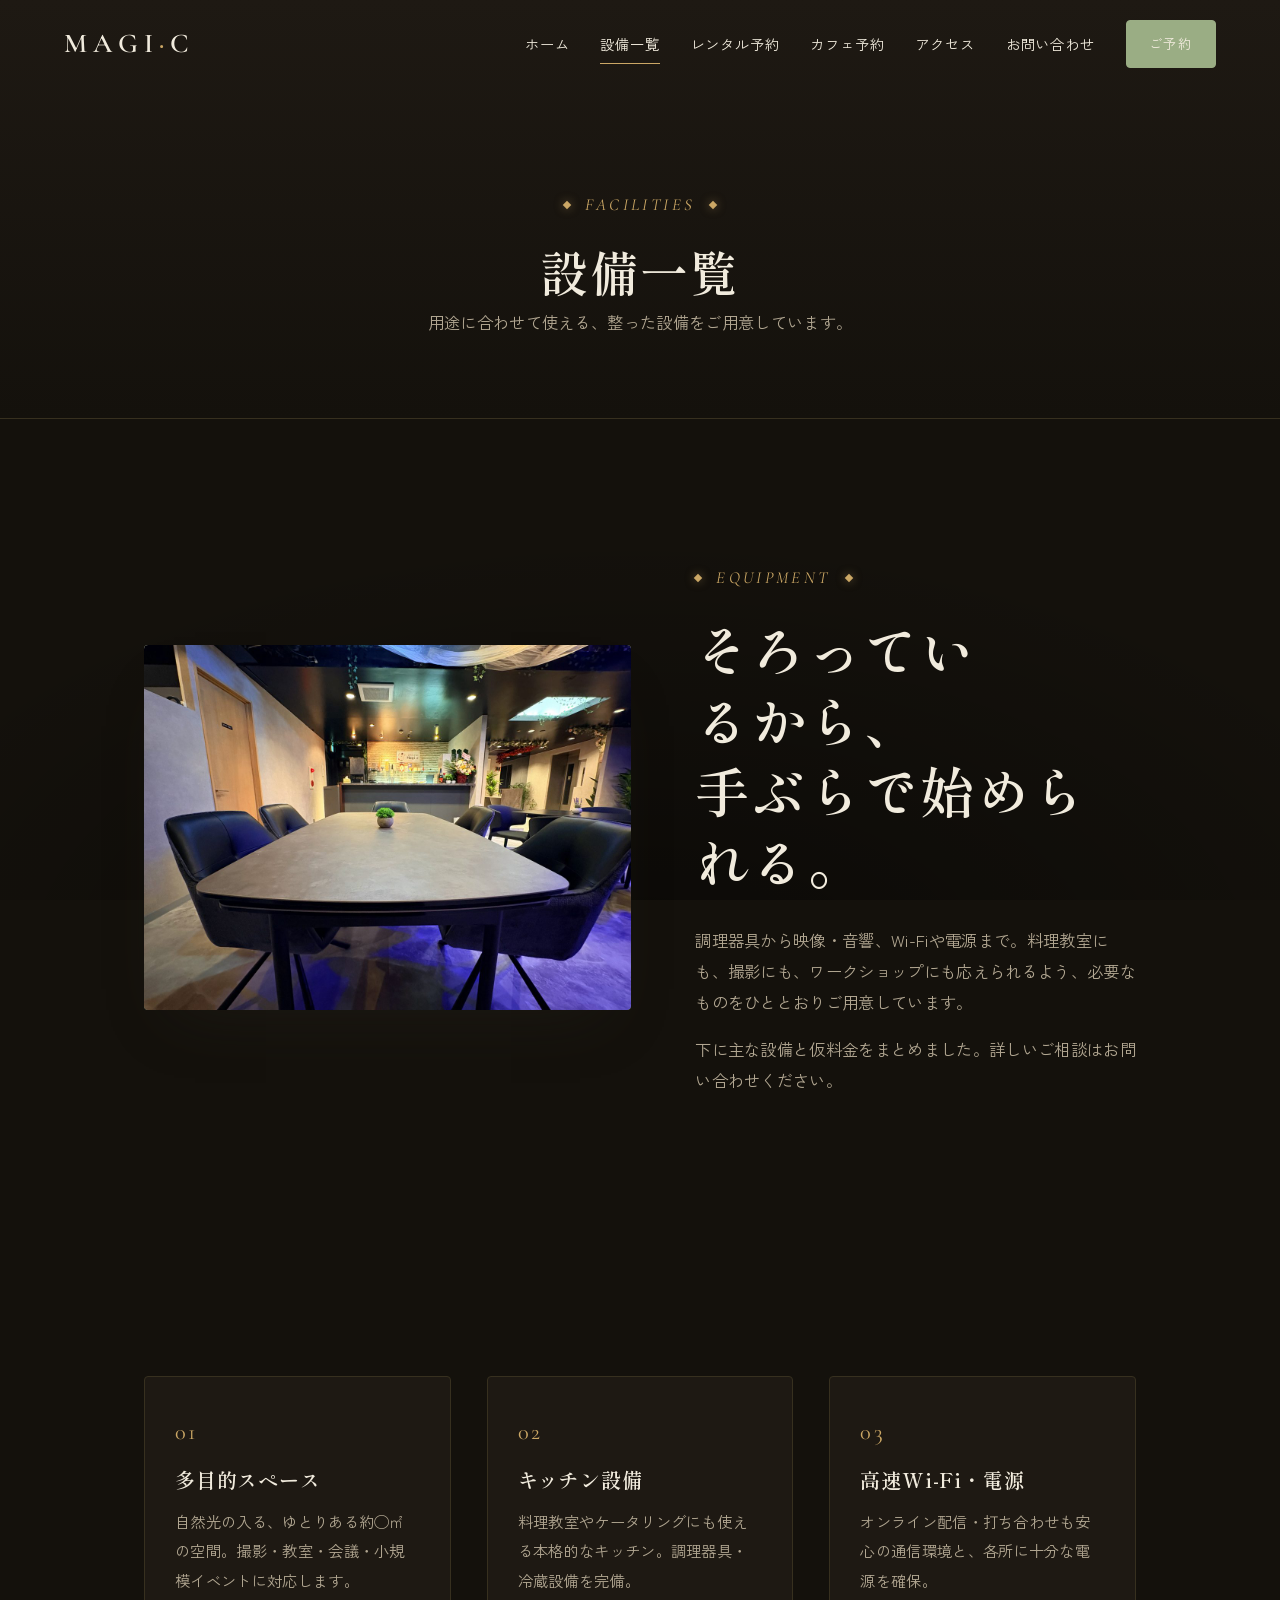
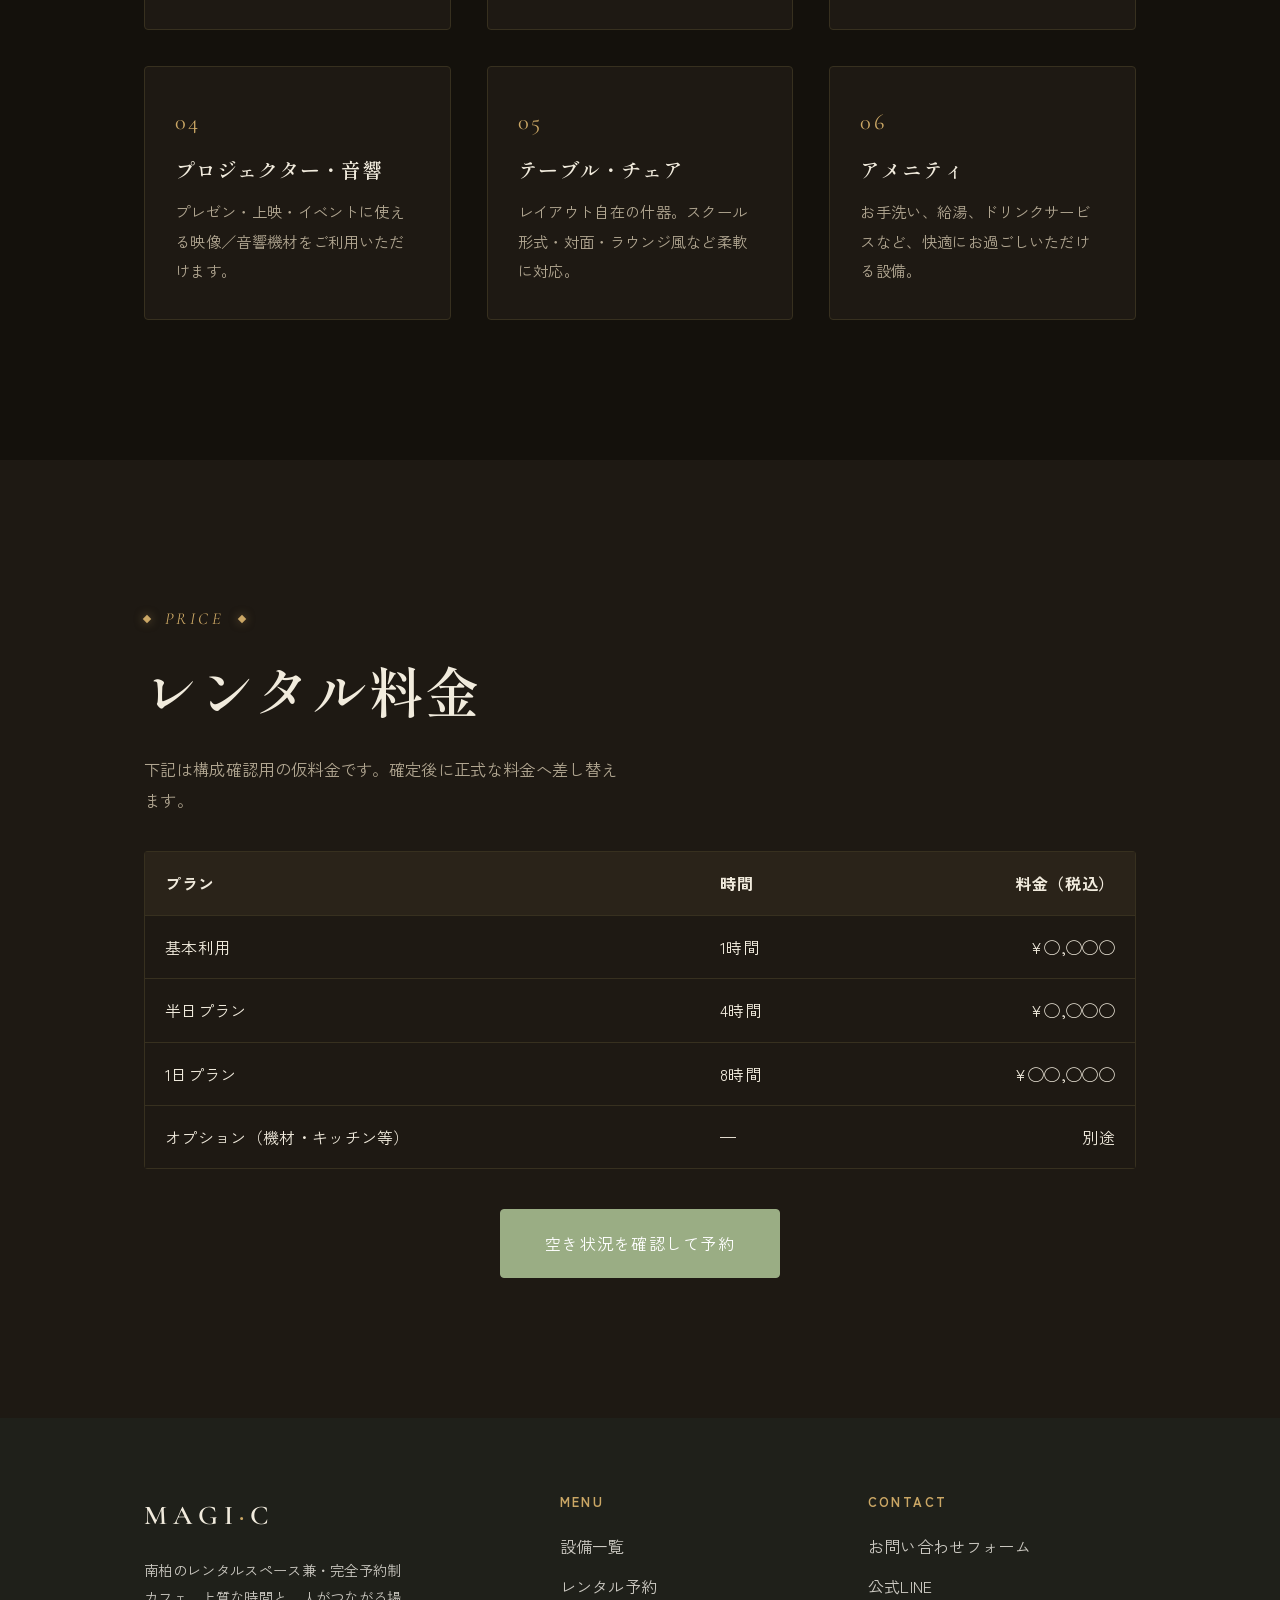
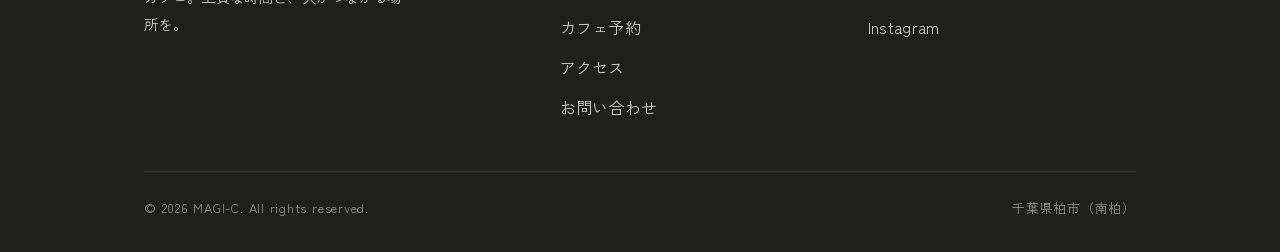
<file: facilities.html>
<!DOCTYPE html>
<html lang="ja">
<head>
  <meta charset="UTF-8" />
  <meta name="viewport" content="width=device-width, initial-scale=1.0" />
  <!-- 制作途中の確認用プレビュー：検索エンジンに登録させない（公開本番時に削除） -->
  <meta name="robots" content="noindex,nofollow" />
  <title>設備一覧｜MAGI-C 南柏</title>
  <meta name="description" content="MAGI-C（南柏）のレンタルスペース設備・料金のご案内。多目的スペース、キッチン、Wi-Fi、映像音響機材など。" />
  <meta property="og:title" content="設備一覧｜MAGI-C 南柏" />
  <meta property="og:description" content="多目的スペース、本格キッチン、Wi-Fi・電源、映像音響まで。整った設備と料金をご案内します。" />
  <meta property="og:type" content="website" />
  <meta property="og:site_name" content="MAGI-C" />
  <!-- 仮画像OGP：現在は確認用プレビュー（GitHub Pages）の絶対URL。本番ドメイン確定後に差し替え -->
  <meta property="og:image" content="https://kaminendo-osako.github.io/magi-c-preview/assets/images/placeholders/ogp.jpg" />
  <meta property="og:image:width" content="1200" />
  <meta property="og:image:height" content="630" />
  <meta name="twitter:card" content="summary_large_image" />
  <link rel="preconnect" href="https://fonts.googleapis.com" />
  <link rel="preconnect" href="https://fonts.gstatic.com" crossorigin />
  <link href="https://fonts.googleapis.com/css2?family=Cormorant+Garamond:wght@500;600&family=Shippori+Mincho:wght@500;600&family=Zen+Kaku+Gothic+New:wght@400;500;700&display=swap" rel="stylesheet" />
  <link rel="stylesheet" href="assets/css/style.css" />
</head>
<body>
  <header class="site-header" id="header">
    <a href="index.html" class="brand">MAGI<span>·</span>C</a>
    <button class="nav-toggle" id="navToggle" aria-label="メニューを開く" aria-expanded="false"><span></span></button>
    <nav class="nav" id="nav">
      <a href="index.html">ホーム</a>
      <a href="facilities.html" aria-current="page">設備一覧</a>
      <a href="rental.html">レンタル予約</a>
      <a href="cafe.html">カフェ予約</a>
      <a href="access.html">アクセス</a>
      <a href="contact.html">お問い合わせ</a>
      <a href="rental.html" class="btn btn--sage">ご予約</a>
    </nav>
  </header>

  <section class="page-hero">
    <div class="container">
      <span class="eyebrow">Facilities</span>
      <h1>設備一覧</h1>
      <p class="lead" style="margin-inline:auto;">用途に合わせて使える、整った設備をご用意しています。</p>
    </div>
  </section>

  <!-- 設備紹介（仮画像） -->
  <section class="section">
    <div class="container split">
      <div class="media-frame media-frame--photo reveal">
        <!-- 実写真：MAGI-Cの設備／キッチンまわり -->
        <img src="assets/images/facility.jpg" width="1280" height="960" loading="lazy"
             alt="MAGI-Cの設備。ドリンクや調理に対応するキッチン・バーカウンターまわり。" />
      </div>
      <div class="reveal">
        <span class="eyebrow">Equipment</span>
        <h2 class="section-title">そろっているから、<br class="br-pc">手ぶらで始められる。</h2>
        <p class="lead">調理器具から映像・音響、Wi-Fiや電源まで。料理教室にも、撮影にも、ワークショップにも応えられるよう、必要なものをひととおりご用意しています。</p>
        <p class="lead" style="margin-top:16px;">下に主な設備と仮料金をまとめました。詳しいご相談はお問い合わせください。</p>
      </div>
    </div>
  </section>

  <section class="section">
    <div class="container">
      <div class="grid">
        <div class="card reveal"><span class="num">01</span><h3>多目的スペース</h3><p>自然光の入る、ゆとりある約◯㎡の空間。撮影・教室・会議・小規模イベントに対応します。</p></div>
        <div class="card reveal"><span class="num">02</span><h3>キッチン設備</h3><p>料理教室やケータリングにも使える本格的なキッチン。調理器具・冷蔵設備を完備。</p></div>
        <div class="card reveal"><span class="num">03</span><h3>高速Wi-Fi・電源</h3><p>オンライン配信・打ち合わせも安心の通信環境と、各所に十分な電源を確保。</p></div>
        <div class="card reveal"><span class="num">04</span><h3>プロジェクター・音響</h3><p>プレゼン・上映・イベントに使える映像／音響機材をご利用いただけます。</p></div>
        <div class="card reveal"><span class="num">05</span><h3>テーブル・チェア</h3><p>レイアウト自在の什器。スクール形式・対面・ラウンジ風など柔軟に対応。</p></div>
        <div class="card reveal"><span class="num">06</span><h3>アメニティ</h3><p>お手洗い、給湯、ドリンクサービスなど、快適にお過ごしいただける設備。</p></div>
      </div>
    </div>
  </section>

  <section class="section" style="background:var(--c-paper);">
    <div class="container">
      <div class="reveal" style="margin-bottom:36px;">
        <span class="eyebrow">Price</span>
        <h2 class="section-title">レンタル料金</h2>
        <p class="lead">下記は構成確認用の仮料金です。確定後に正式な料金へ差し替えます。</p>
      </div>
      <div class="table-wrap reveal">
        <table class="price-table">
          <thead><tr><th>プラン</th><th>時間</th><th>料金（税込）</th></tr></thead>
          <tbody>
            <tr><td>基本利用</td><td>1時間</td><td>¥◯,◯◯◯</td></tr>
            <tr><td>半日プラン</td><td>4時間</td><td>¥◯,◯◯◯</td></tr>
            <tr><td>1日プラン</td><td>8時間</td><td>¥◯◯,◯◯◯</td></tr>
            <tr><td>オプション（機材・キッチン等）</td><td>—</td><td>別途</td></tr>
          </tbody>
        </table>
      </div>
      <div style="margin-top:40px; text-align:center;" class="reveal">
        <a href="rental.html" class="btn btn--sage btn--lg">空き状況を確認して予約</a>
      </div>
    </div>
  </section>

  <footer class="site-footer">
    <div class="container">
      <div class="footer-grid">
        <div>
          <a href="index.html" class="brand">MAGI<span>·</span>C</a>
          <p style="font-size:.9rem; max-width:34ch;">南柏のレンタルスペース兼・完全予約制カフェ。上質な時間と、人がつながる場所を。</p>
        </div>
        <div><h4>Menu</h4><ul>
          <li><a href="facilities.html">設備一覧</a></li>
          <li><a href="rental.html">レンタル予約</a></li>
          <li><a href="cafe.html">カフェ予約</a></li>
          <li><a href="access.html">アクセス</a></li>
          <li><a href="contact.html">お問い合わせ</a></li>
        </ul></div>
        <div><h4>Contact</h4><ul>
          <li><a href="contact.html">お問い合わせフォーム</a></li>
          <li><a href="#">公式LINE</a></li>
          <li><a href="#">Instagram</a></li>
        </ul></div>
      </div>
      <div class="footer-bottom">
        <span>&copy; 2026 MAGI-C. All rights reserved.</span>
        <span>千葉県柏市（南柏）</span>
      </div>
    </div>
  </footer>
  <script src="assets/js/main.js"></script>
</body>
</html>
</file>
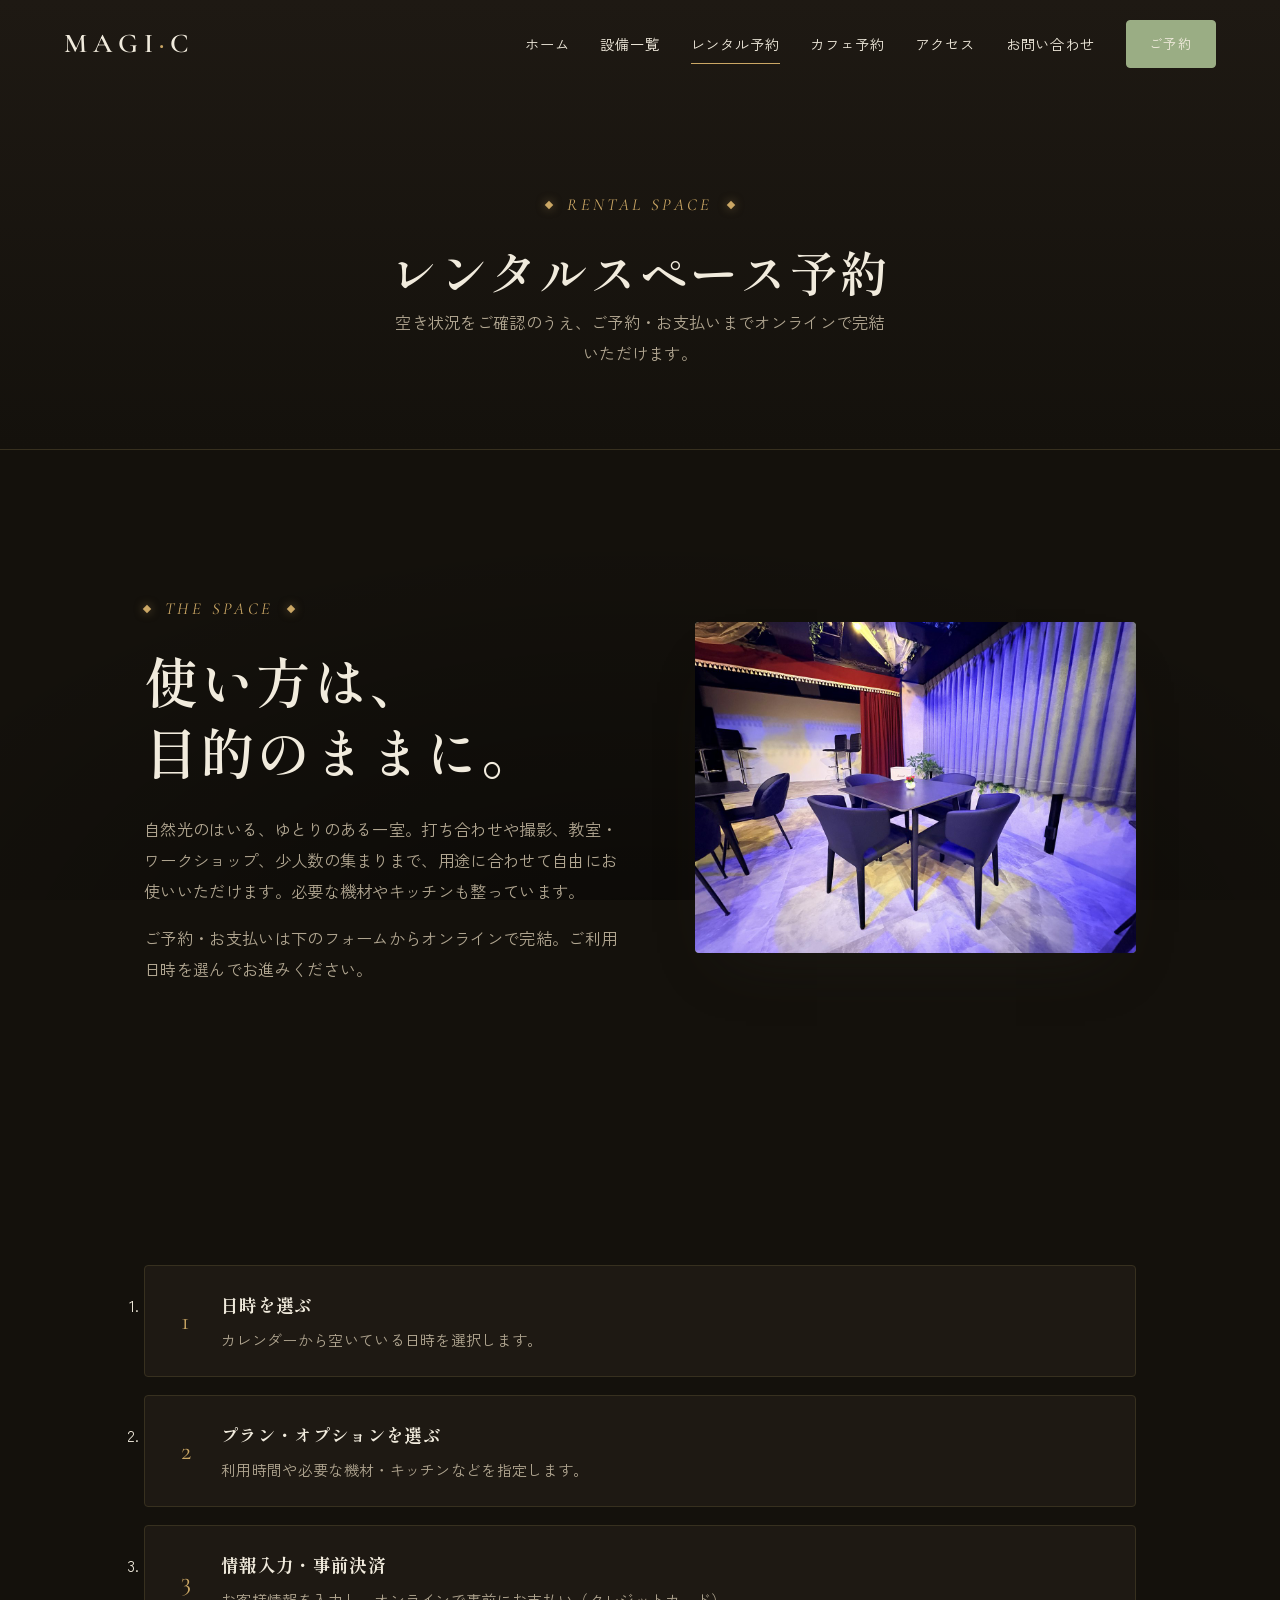
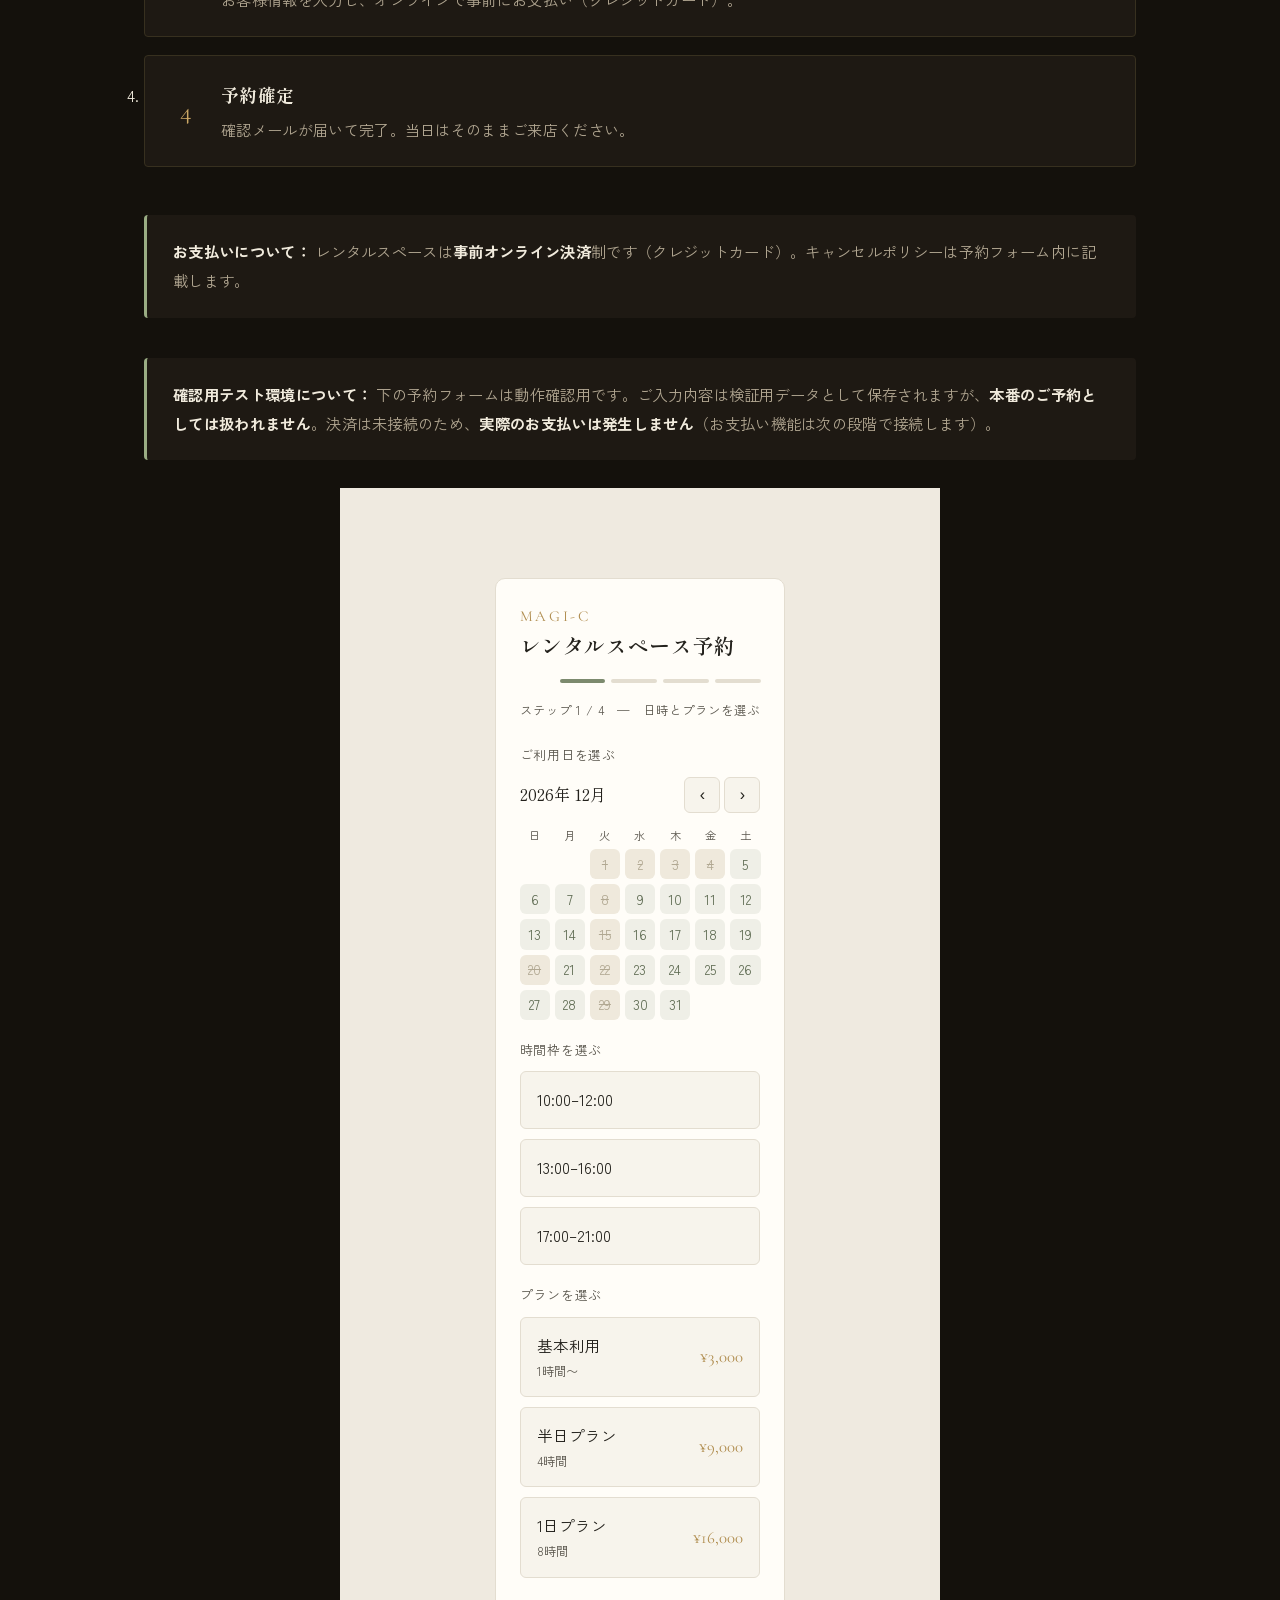
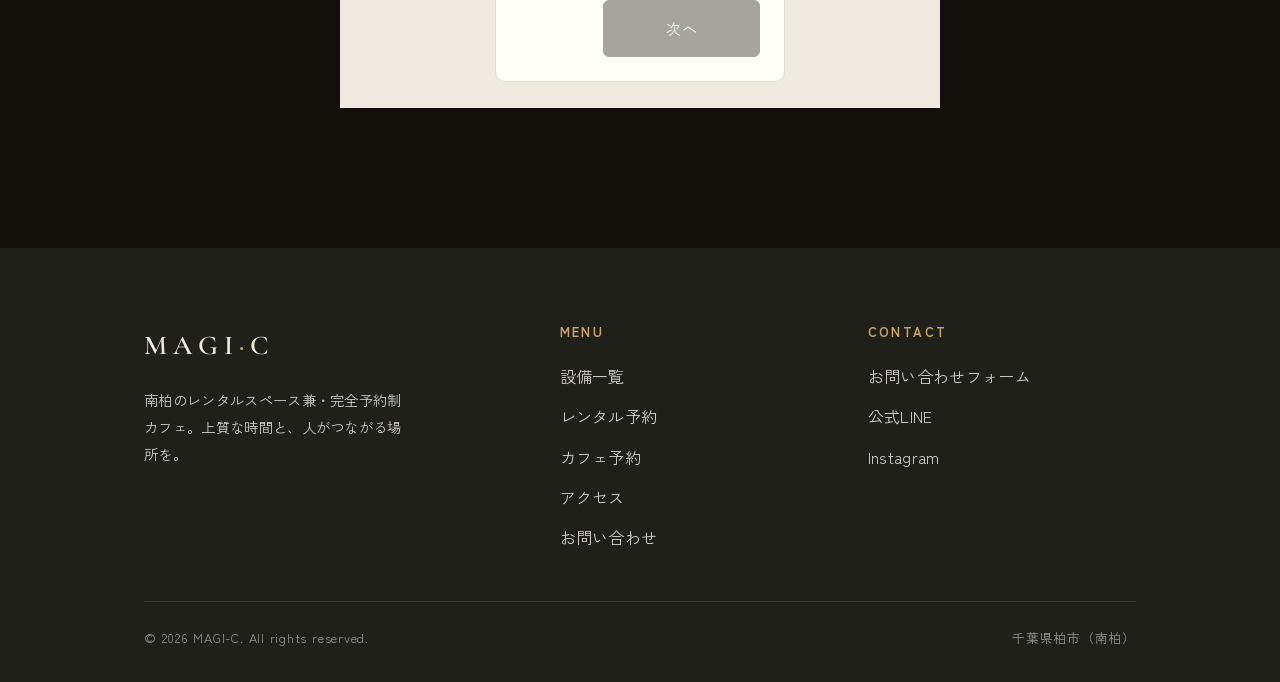
<file: rental.html>
<!DOCTYPE html>
<html lang="ja">
<head>
  <meta charset="UTF-8" />
  <meta name="viewport" content="width=device-width, initial-scale=1.0" />
  <!-- 制作途中の確認用プレビュー：検索エンジンに登録させない（公開本番時に削除） -->
  <meta name="robots" content="noindex,nofollow" />
  <title>レンタルスペース予約｜MAGI-C 南柏</title>
  <meta name="description" content="MAGI-C（南柏）レンタルスペースのご予約。空き状況を確認し、事前オンライン決済までその場で完結できます。" />
  <meta property="og:title" content="レンタルスペース予約｜MAGI-C 南柏" />
  <meta property="og:description" content="自然光のはいる多目的スペース。空き状況の確認から事前オンライン決済まで、その場で完結。" />
  <meta property="og:type" content="website" />
  <meta property="og:site_name" content="MAGI-C" />
  <!-- 仮画像OGP：現在は確認用プレビュー（GitHub Pages）の絶対URL。本番ドメイン確定後に差し替え -->
  <meta property="og:image" content="https://kaminendo-osako.github.io/magi-c-preview/assets/images/placeholders/ogp.jpg" />
  <meta property="og:image:width" content="1200" />
  <meta property="og:image:height" content="630" />
  <meta name="twitter:card" content="summary_large_image" />
  <link rel="preconnect" href="https://fonts.googleapis.com" />
  <link rel="preconnect" href="https://fonts.gstatic.com" crossorigin />
  <link href="https://fonts.googleapis.com/css2?family=Cormorant+Garamond:wght@500;600&family=Shippori+Mincho:wght@500;600&family=Zen+Kaku+Gothic+New:wght@400;500;700&display=swap" rel="stylesheet" />
  <link rel="stylesheet" href="assets/css/style.css" />
</head>
<body>
  <header class="site-header" id="header">
    <a href="index.html" class="brand">MAGI<span>·</span>C</a>
    <button class="nav-toggle" id="navToggle" aria-label="メニューを開く" aria-expanded="false"><span></span></button>
    <nav class="nav" id="nav">
      <a href="index.html">ホーム</a>
      <a href="facilities.html">設備一覧</a>
      <a href="rental.html" aria-current="page">レンタル予約</a>
      <a href="cafe.html">カフェ予約</a>
      <a href="access.html">アクセス</a>
      <a href="contact.html">お問い合わせ</a>
      <a href="rental.html" class="btn btn--sage">ご予約</a>
    </nav>
  </header>

  <section class="page-hero">
    <div class="container">
      <span class="eyebrow">Rental Space</span>
      <h1>レンタルスペース予約</h1>
      <p class="lead" style="margin-inline:auto;">空き状況をご確認のうえ、ご予約・お支払いまでオンラインで完結いただけます。</p>
    </div>
  </section>

  <!-- レンタルスペース紹介（仮画像） -->
  <section class="section">
    <div class="container split">
      <div class="reveal">
        <span class="eyebrow">The Space</span>
        <h2 class="section-title">使い方は、<br class="br-pc">目的のままに。</h2>
        <p class="lead">自然光のはいる、ゆとりのある一室。打ち合わせや撮影、教室・ワークショップ、少人数の集まりまで、用途に合わせて自由にお使いいただけます。必要な機材やキッチンも整っています。</p>
        <p class="lead" style="margin-top:16px;">ご予約・お支払いは下のフォームからオンラインで完結。ご利用日時を選んでお進みください。</p>
      </div>
      <div class="media-frame media-frame--photo reveal">
        <!-- 実写真：MAGI-Cのレンタルスペース -->
        <img src="assets/images/rental-space.jpg" width="1280" height="960" loading="lazy"
             alt="テーブルとチェアを備えたMAGI-Cのレンタルスペース。用途に合わせて使える多目的な空間。" />
      </div>
    </div>
  </section>

  <section class="section">
    <div class="container">
      <ol class="steps reveal" style="margin-bottom:48px;">
        <li><strong>日時を選ぶ</strong><p>カレンダーから空いている日時を選択します。</p></li>
        <li><strong>プラン・オプションを選ぶ</strong><p>利用時間や必要な機材・キッチンなどを指定します。</p></li>
        <li><strong>情報入力・事前決済</strong><p>お客様情報を入力し、オンラインで事前にお支払い（クレジットカード）。</p></li>
        <li><strong>予約確定</strong><p>確認メールが届いて完了。当日はそのままご来店ください。</p></li>
      </ol>

      <div class="notice reveal" style="margin-bottom:40px;">
        <strong>お支払いについて：</strong> レンタルスペースは<strong>事前オンライン決済</strong>制です（クレジットカード）。キャンセルポリシーは予約フォーム内に記載します。
      </div>

      <!-- 予約ウィジェット（自社開発・Supabase接続済み）。LINEのLIFFエンドポイントもこのページURLを指定する -->
      <!-- 確認用プレビュー期間中の注意書き。本番公開時にこの .notice は削除する -->
      <div class="notice reveal" style="margin-bottom:28px;">
        <strong>確認用テスト環境について：</strong> 下の予約フォームは動作確認用です。ご入力内容は検証用データとして保存されますが、<strong>本番のご予約としては扱われません</strong>。決済は未接続のため、<strong>実際のお支払いは発生しません</strong>（お支払い機能は次の段階で接続します）。
      </div>
      <iframe class="booking-embed reveal" src="booking-product/widget.html" title="レンタルスペース予約フォーム" height="1220" loading="lazy"></iframe>
    </div>
  </section>

  <footer class="site-footer">
    <div class="container">
      <div class="footer-grid">
        <div>
          <a href="index.html" class="brand">MAGI<span>·</span>C</a>
          <p style="font-size:.9rem; max-width:34ch;">南柏のレンタルスペース兼・完全予約制カフェ。上質な時間と、人がつながる場所を。</p>
        </div>
        <div><h4>Menu</h4><ul>
          <li><a href="facilities.html">設備一覧</a></li>
          <li><a href="rental.html">レンタル予約</a></li>
          <li><a href="cafe.html">カフェ予約</a></li>
          <li><a href="access.html">アクセス</a></li>
          <li><a href="contact.html">お問い合わせ</a></li>
        </ul></div>
        <div><h4>Contact</h4><ul>
          <li><a href="contact.html">お問い合わせフォーム</a></li>
          <li><a href="#">公式LINE</a></li>
          <li><a href="#">Instagram</a></li>
        </ul></div>
      </div>
      <div class="footer-bottom">
        <span>&copy; 2026 MAGI-C. All rights reserved.</span>
        <span>千葉県柏市（南柏）</span>
      </div>
    </div>
  </footer>
  <script src="assets/js/main.js"></script>
</body>
</html>
</file>
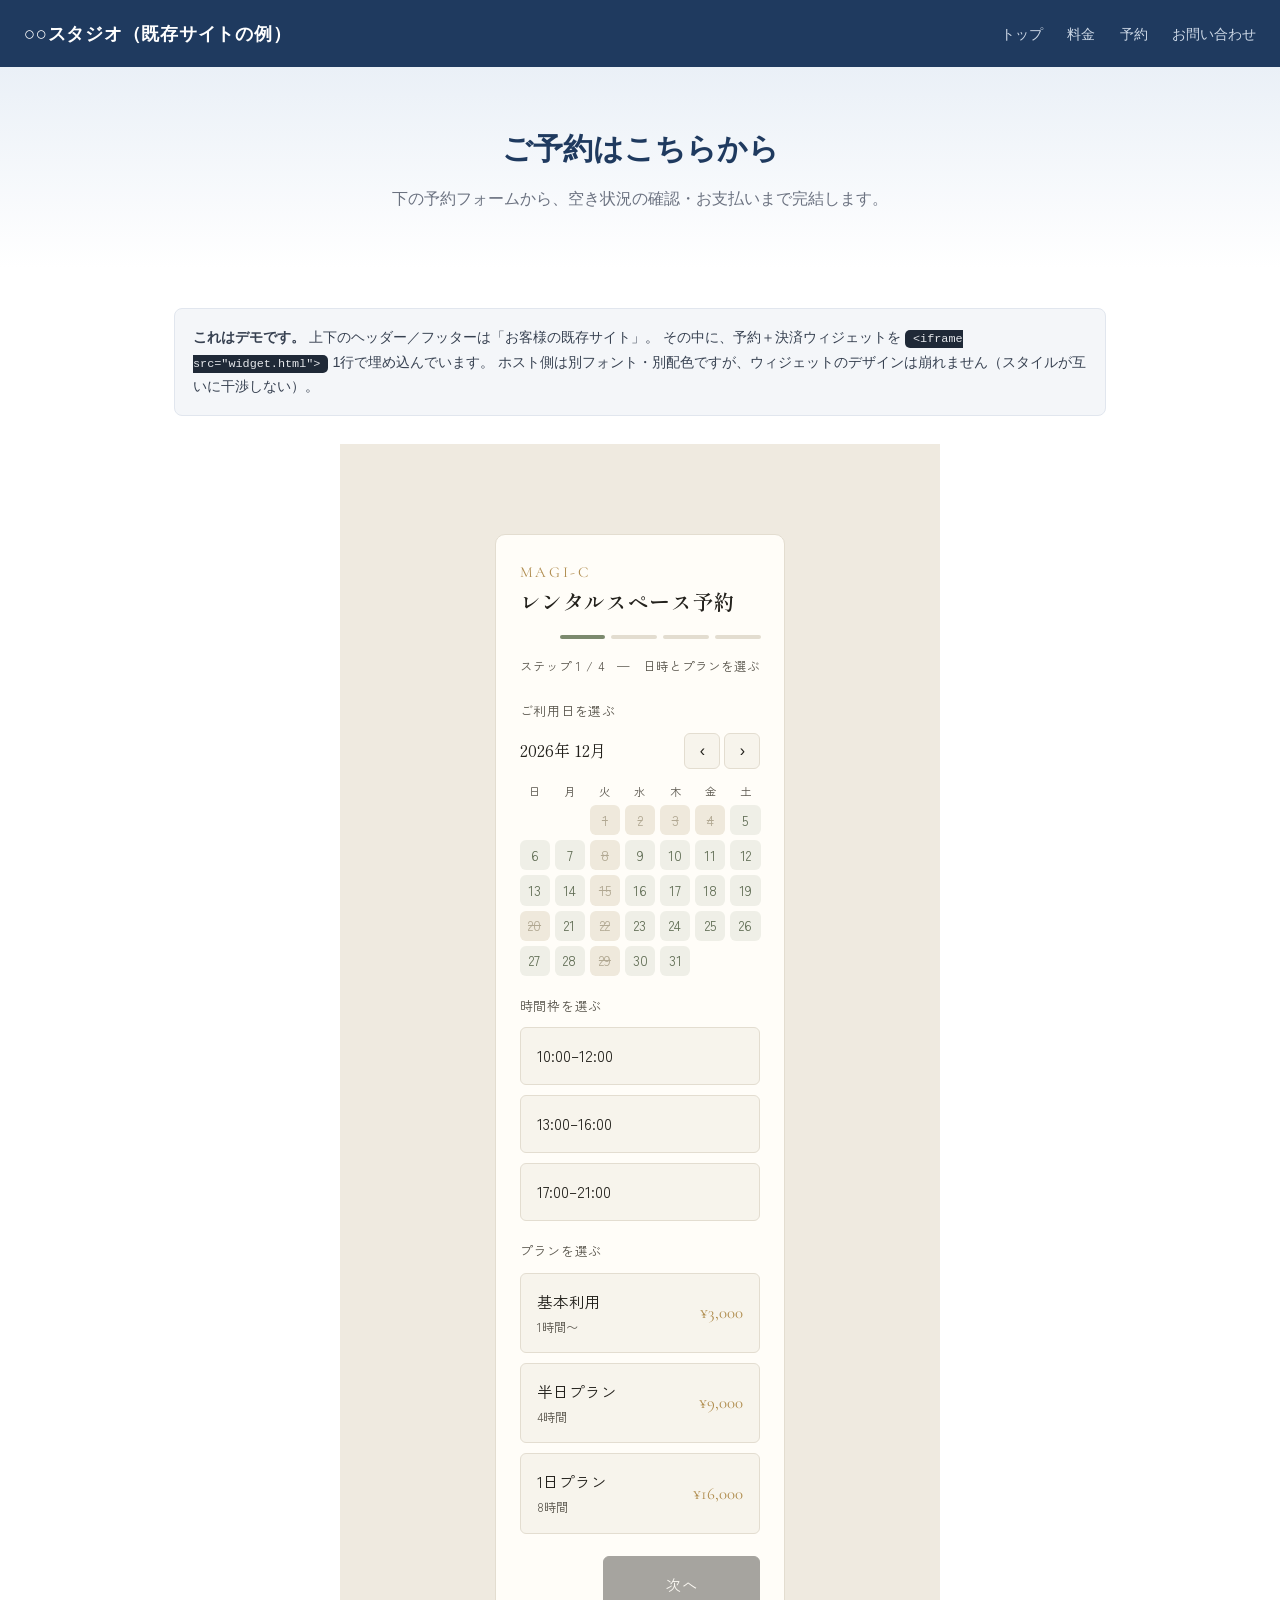
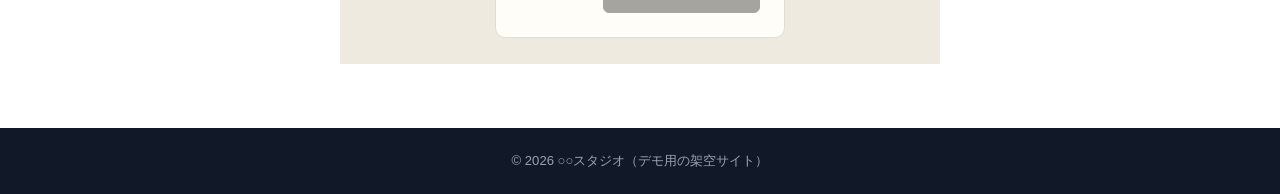
<file: booking-product/demo-host.html>
<!DOCTYPE html>
<html lang="ja">
<head>
  <meta charset="UTF-8" />
  <meta name="viewport" content="width=device-width, initial-scale=1.0" />
  <!-- 制作途中の確認用プレビュー：検索エンジンに登録させない（公開本番時に削除） -->
  <meta name="robots" content="noindex,nofollow" />
  <title>デモ：既存サイトへの埋め込み例｜Booking Widget</title>
  <meta name="description" content="すでにWebサイトをお持ちの店舗に、予約＋決済ウィジェットを1行で埋め込むデモ。" />
  <!-- ↓ホスト側はあえて別フォント・別配色。ウィジェットが影響を受けないことを示す -->
  <style>
    :root { --host-blue:#1f3a5f; --host-bg:#ffffff; --host-gray:#6b7280; }
    * { box-sizing:border-box; }
    body { margin:0; font-family:"Helvetica Neue",Arial,"Hiragino Kaku Gothic ProN",sans-serif; color:#111; background:var(--host-bg); line-height:1.7; }
    .host-header { background:var(--host-blue); color:#fff; padding:18px 24px; display:flex; align-items:center; justify-content:space-between; }
    .host-header strong { font-size:1.15rem; letter-spacing:.04em; }
    .host-header nav a { color:#cdd8e6; text-decoration:none; margin-left:20px; font-size:.9rem; }
    .host-hero { background:linear-gradient(180deg,#eaf0f7,#fff); padding:56px 24px; text-align:center; }
    .host-hero h1 { font-size:1.9rem; margin:0 0 10px; color:var(--host-blue); }
    .host-hero p { color:var(--host-gray); margin:0; }
    .host-wrap { max-width:980px; margin:0 auto; padding:40px 24px 64px; }
    .host-note { background:#f4f6f9; border:1px solid #e1e6ee; border-radius:8px; padding:16px 18px; margin-bottom:28px; font-size:.9rem; color:#374151; }
    .host-note code { background:#1f2937; color:#e5e7eb; padding:2px 8px; border-radius:5px; font-size:.82em; }
    .embed-frame { width:100%; max-width:600px; margin:0 auto; display:block; border:0; }
    .host-footer { background:#111827; color:#9ca3af; text-align:center; padding:22px; font-size:.82rem; }
  </style>
</head>
<body>

  <!-- ====== ここから下は「お客様が既に持っている別サイト」のイメージ ====== -->
  <header class="host-header">
    <strong>○○スタジオ（既存サイトの例）</strong>
    <nav>
      <a href="#">トップ</a>
      <a href="#">料金</a>
      <a href="#">予約</a>
      <a href="#">お問い合わせ</a>
    </nav>
  </header>

  <section class="host-hero">
    <h1>ご予約はこちらから</h1>
    <p>下の予約フォームから、空き状況の確認・お支払いまで完結します。</p>
  </section>

  <main class="host-wrap">
    <div class="host-note">
      <strong>これはデモです。</strong> 上下のヘッダー／フッターは「お客様の既存サイト」。
      その中に、予約＋決済ウィジェットを <code>&lt;iframe src="widget.html"&gt;</code> 1行で埋め込んでいます。
      ホスト側は別フォント・別配色ですが、ウィジェットのデザインは崩れません（スタイルが互いに干渉しない）。
    </div>

    <!-- ★ 実際の埋め込みコードはこの iframe 1行だけ -->
    <iframe class="embed-frame" src="widget.html" title="予約ウィジェット" height="1220" loading="lazy"></iframe>
  </main>

  <footer class="host-footer">
    &copy; 2026 ○○スタジオ（デモ用の架空サイト）
  </footer>

</body>
</html>
</file>
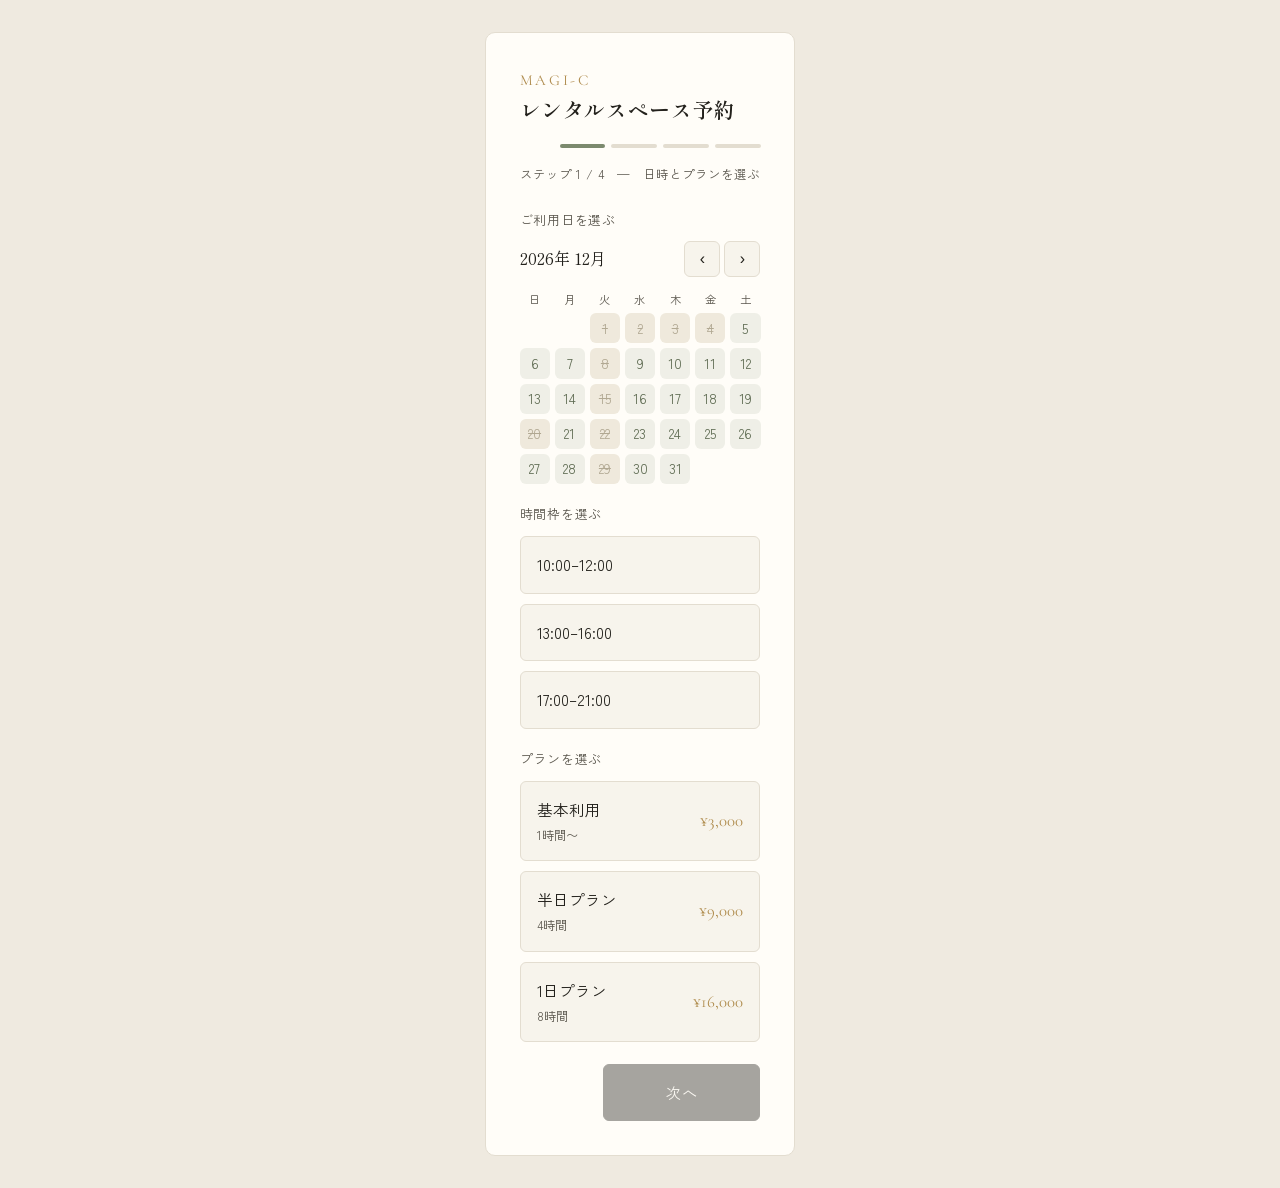
<file: booking-product/widget.html>
<!DOCTYPE html>
<html lang="ja">
<head>
  <meta charset="UTF-8" />
  <meta name="viewport" content="width=device-width, initial-scale=1.0" />
  <!-- 制作途中の確認用プレビュー：検索エンジンに登録させない（公開本番時に削除） -->
  <meta name="robots" content="noindex,nofollow" />
  <title>Booking Widget — プレビュー</title>
  <meta name="description" content="埋め込み型予約ウィジェット（製品プロトタイプ）。サイト非依存で動作し、決済プロバイダを差し替え可能。" />
  <link rel="preconnect" href="https://fonts.googleapis.com" />
  <link rel="preconnect" href="https://fonts.gstatic.com" crossorigin />
  <link href="https://fonts.googleapis.com/css2?family=Cormorant+Garamond:wght@500;600&family=Shippori+Mincho:wght@500;600&family=Zen+Kaku+Gothic+New:wght@400;500;700&display=swap" rel="stylesheet" />
  <link rel="stylesheet" href="assets/widget.css" />
  <style>
    /* このページ自体の最小スタイル（ウィジェット本体は .mgcb 配下で自己完結） */
    body { margin:0; min-height:100vh; background:#efeae0; display:grid; place-items:center; padding:32px 16px; font-family:"Zen Kaku Gothic New",sans-serif; }
  </style>
</head>
<body>

  <!-- ============================================================
       埋め込み単位はこの .mgcb 1要素のみ。
       ホストページのどこに置いても自己完結で動作する。
       ============================================================ -->
  <div class="mgcb">

    <!-- Header & progress -->
    <div class="mgcb__head">
      <div class="mgcb__brand">MAGI-C</div>
      <h2 class="mgcb__title">レンタルスペース予約</h2>
      <ul class="mgcb__steps">
        <li></li><li></li><li></li><li></li>
      </ul>
      <p class="mgcb__stepnote" data-stepnote>—</p>
    </div>

    <!-- ───────── Step 1：日時とプラン ───────── -->
    <section class="mgcb__panel is-current">
      <p class="mgcb__label">ご利用日を選ぶ</p>
      <div class="mgcb-cal">
        <div class="mgcb-cal__head">
          <span class="mgcb-cal__title" data-cal-title>—</span>
          <span class="mgcb-cal__nav">
            <button type="button" data-cal-prev aria-label="前の月">‹</button>
            <button type="button" data-cal-next aria-label="次の月">›</button>
          </span>
        </div>
        <div class="mgcb-cal__grid" data-cal-dow></div>
        <div class="mgcb-cal__grid" data-cal-body></div>
      </div>

      <p class="mgcb__label">時間枠を選ぶ</p>
      <div class="mgcb-opts cols" data-slots></div>

      <p class="mgcb__label">プランを選ぶ</p>
      <div class="mgcb-opts" data-plans></div>
    </section>

    <!-- ───────── Step 2：お客様情報 ───────── -->
    <section class="mgcb__panel">
      <p class="mgcb__label">お客様情報をご入力ください</p>
      <div class="mgcb-field">
        <label>お名前<span class="req">必須</span></label>
        <input type="text" name="name" placeholder="山田 花子" autocomplete="name" maxlength="100" />
      </div>
      <div class="mgcb-field">
        <label>メールアドレス<span class="req">必須</span></label>
        <input type="email" name="email" placeholder="you@example.com" autocomplete="email" inputmode="email" maxlength="254" />
      </div>
      <div class="mgcb-field">
        <label>電話番号<span class="req">必須</span></label>
        <input type="tel" name="tel" placeholder="090-0000-0000" autocomplete="tel" inputmode="tel" maxlength="30" />
      </div>
      <div class="mgcb-field">
        <label>ご利用人数</label>
        <select name="people">
          <option value="1">1名</option>
          <option value="2">2名</option>
          <option value="3">3名</option>
          <option value="4">4名</option>
          <option value="5">5名</option>
          <option value="6">6名</option>
          <option value="8">8名</option>
          <option value="10">10名以上</option>
        </select>
      </div>
    </section>

    <!-- ───────── Step 3：確認とお支払い方法 ───────── -->
    <section class="mgcb__panel">
      <p class="mgcb__label">ご予約内容の確認</p>
      <div class="mgcb-summary">
        <dl>
          <dt>ご利用日</dt><dd data-sum-date>—</dd>
          <dt>時間枠</dt><dd data-sum-slot>—</dd>
          <dt>プラン</dt><dd data-sum-plan>—</dd>
          <dt>人数</dt><dd data-sum-people>—</dd>
        </dl>
        <div class="total">
          <dt>お支払い金額</dt>
          <dd data-sum-total>—</dd>
        </div>
      </div>

      <p class="mgcb__label">お支払い方法を選ぶ</p>
      <div class="mgcb-opts" data-payments></div>

      <p class="mgcb-secure">🔒 決済は各プロバイダの安全な画面で行われます（カード情報は当サイトを通りません）</p>
    </section>

    <!-- ───────── Step 4：完了 ───────── -->
    <section class="mgcb__panel">
      <div class="mgcb-done">
        <div class="mgcb-done__check">✓</div>
        <h3>ご予約を受け付けました</h3>
        <p class="mgcb-note" data-done-msg>—</p>
      </div>
    </section>

    <!-- Actions -->
    <div class="mgcb__actions">
      <button type="button" class="mgcb-btn mgcb-btn--ghost" data-back>戻る</button>
      <button type="button" class="mgcb-btn" data-next>次へ</button>
    </div>

  </div>

  <script src="assets/supabase-config.js"></script>
  <script src="assets/widget.js"></script>
</body>
</html>
</file>
<file: assets/css/style.css>
/* =========================================================
   MAGI-C  —  Design System
   高級感（restraint・余白・明朝）× さわやかさ（自然光・植物の差し色）
   ========================================================= */

:root {
  /* Color palette — dark "magic / night" theme（実物の夜の空間に合わせた高級ダーク） */
  --c-cream:      #14110c;   /* base background (deep espresso black) */
  --c-paper:      #1e1913;   /* card / lifted surface */
  --c-ink:        #f1ebdd;   /* primary text (warm ivory) */
  --c-ink-soft:   #b1a691;   /* secondary text */
  --c-line:       #37301f;   /* hairline / borders */
  --c-sage:       #9aad84;   /* botanical accent (brighter for dark) */
  --c-sage-deep:  #b3c49d;   /* accent hover (lighter on dark) */
  --c-brass:      #cba765;   /* luxury accent (gold, pops on dark) */

  /* Typography */
  --f-serif:  "Shippori Mincho", "Hiragino Mincho ProN", "Yu Mincho", serif;
  --f-latin:  "Cormorant Garamond", Georgia, serif;
  --f-sans:   "Zen Kaku Gothic New", "Noto Sans JP", "Hiragino Sans", sans-serif;

  /* Spacing / layout */
  --maxw: 1120px;
  --gutter: clamp(20px, 5vw, 64px);
  --radius: 4px;

  /* Transition */
  --ease: cubic-bezier(.22,.61,.36,1);
}

/* ---------- Reset ---------- */
*, *::before, *::after { box-sizing: border-box; margin: 0; padding: 0; }
html { scroll-behavior: smooth; -webkit-text-size-adjust: 100%; }
body {
  font-family: var(--f-sans);
  color: var(--c-ink);
  /* 舞台照明のような奥行き：上からの淡いゴールドのグロー＋足元の沈み */
  background-color: var(--c-cream);
  background-image:
    radial-gradient(140% 80% at 50% -10%, rgba(203,167,101,.08), transparent 46%),
    radial-gradient(120% 90% at 50% 108%, rgba(0,0,0,.45), transparent 55%);
  background-attachment: fixed;
  line-height: 1.9;
  font-size: 16px;
  letter-spacing: .02em;
  -webkit-font-smoothing: antialiased;
  text-rendering: optimizeLegibility;
  /* 日本語の改行・禁則処理 */
  word-break: normal;
  line-break: strict;
  overflow-wrap: break-word;
}
img { max-width: 100%; display: block; }
a { color: inherit; text-decoration: none; transition: color .3s var(--ease); }
ul { list-style: none; }

/* PCのみの改行（スマホでは自然改行に任せる） */
.br-pc { display: inline; }

/* ---------- Typography helpers ---------- */
.serif { font-family: var(--f-serif); }
h1, h2, h3 {
  font-family: var(--f-serif);
  font-weight: 600;
  line-height: 1.5;
  letter-spacing: .04em;
  text-wrap: balance;          /* 見出しの行バランスを自動調整 */
}

.section {
  padding: clamp(64px, 11vw, 140px) 0;
}
.container {
  width: 100%;
  max-width: var(--maxw);
  margin-inline: auto;
  padding-inline: var(--gutter);
}
.eyebrow {
  font-family: var(--f-latin);
  font-style: italic;
  font-size: 1.05rem;
  letter-spacing: .2em;
  text-transform: uppercase;
  color: var(--c-brass);
  display: inline-flex;
  align-items: center;
  gap: .9em;
  margin-bottom: 20px;
}
/* 署名モチーフ：金のカードピップ（菱形）で見出しラベルを挟む＝手品/カードの意匠 */
.eyebrow::before, .eyebrow::after {
  content: "";
  width: 6px; height: 6px;
  background: var(--c-brass);
  transform: rotate(45deg);
  flex: none;
  box-shadow: 0 0 10px rgba(203,167,101,.5);
}
.section-title {
  font-size: clamp(1.95rem, 5vw, 3.4rem);
  line-height: 1.3;
  margin-bottom: 28px;
}
.lead {
  color: var(--c-ink-soft);
  max-width: 62ch;
  font-size: 1.02rem;
  text-wrap: pretty;           /* 末尾の孤立文字を抑制 */
}
/* 中央寄せの説明文が広がりすぎないように */
[style*="margin-inline:auto"].lead,
.page-hero .lead { margin-inline: auto; }

/* ---------- Buttons ---------- */
.btn {
  display: inline-flex;
  align-items: center;
  gap: .6em;
  font-family: var(--f-sans);
  font-size: .95rem;
  letter-spacing: .08em;
  padding: 16px 34px;
  border: 1px solid var(--c-ink);
  border-radius: var(--radius);
  background: var(--c-ink);
  color: var(--c-cream);
  cursor: pointer;
  transition: all .35s var(--ease);
}
.btn:hover { background: transparent; color: var(--c-ink); }
.btn--ghost {
  background: transparent;
  color: var(--c-ink);
  border-color: var(--c-line);
}
.btn--ghost:hover { border-color: var(--c-ink); }
.btn--sage {
  background: var(--c-sage);
  border-color: var(--c-sage);
  color: #fff;
}
.btn--sage:hover { background: var(--c-sage-deep); border-color: var(--c-sage-deep); color:#fff; }
.btn--lg { padding: 18px 44px; font-size: 1rem; }

/* ---------- Header ---------- */
.site-header {
  position: fixed;
  inset: 0 0 auto 0;
  z-index: 100;
  display: flex;
  align-items: center;
  justify-content: space-between;
  padding: 18px var(--gutter);
  background: rgba(247,244,236,0);
  transition: background .4s var(--ease), padding .4s var(--ease), box-shadow .4s var(--ease);
}
.site-header.is-scrolled {
  background: rgba(18,15,10,.86);
  backdrop-filter: blur(8px);
  padding-block: 12px;
  box-shadow: 0 1px 0 var(--c-line);
}
.brand {
  font-family: var(--f-latin);
  font-size: 1.7rem;
  letter-spacing: .22em;
  font-weight: 600;
}
.brand span { color: var(--c-brass); }
.nav {
  display: flex;
  align-items: center;
  gap: clamp(18px, 2.4vw, 36px);
}
.nav a {
  font-size: .9rem;
  letter-spacing: .06em;
  position: relative;
  color: var(--c-ink);
}
.nav a::after {
  content: "";
  position: absolute;
  left: 0; bottom: -6px;
  width: 0; height: 1px;
  background: var(--c-brass);
  transition: width .35s var(--ease);
}
.nav a:hover::after, .nav a[aria-current="page"]::after { width: 100%; }
.nav .btn { padding: 10px 22px; font-size: .85rem; }

/* Hamburger */
.nav-toggle {
  display: none;
  width: 44px; height: 44px;
  border: none; background: none; cursor: pointer;
  position: relative; z-index: 110;
}
.nav-toggle span,
.nav-toggle span::before,
.nav-toggle span::after {
  content: ""; position: absolute; left: 9px; right: 9px; height: 1.5px;
  background: var(--c-ink); transition: transform .35s var(--ease), opacity .25s var(--ease);
}
.nav-toggle span { top: 50%; }
.nav-toggle span::before { top: -8px; }
.nav-toggle span::after { top: 8px; }
.nav-toggle.is-open span { background: transparent; }
.nav-toggle.is-open span::before { transform: translateY(8px) rotate(45deg); }
.nav-toggle.is-open span::after  { transform: translateY(-8px) rotate(-45deg); }

/* ---------- Hero ---------- */
.hero {
  position: relative;
  min-height: 100svh;
  display: flex;
  align-items: center;
  color: #f4efe4;
  overflow: hidden;
}
.hero__media {
  position: absolute; inset: 0;
  background:
    /* 文字の可読性を確保する暗幕（左を濃く／写真の上に重ねる） */
    linear-gradient(100deg, rgba(20,18,14,.66) 0%, rgba(20,18,14,.42) 48%, rgba(20,18,14,.34) 100%),
    linear-gradient(180deg, rgba(20,18,14,.22), rgba(20,18,14,.52)),
    /* 実写真：トップHero（EVENT SPACE Magi-c の店内・青照明） */
    url("../images/home-hero.jpg") center / cover no-repeat,
    /* 画像が読み込めない場合のフォールバック色 */
    radial-gradient(120% 120% at 70% 20%, #6f7a5f 0%, #4a5240 45%, #2b2c23 100%);
}
/* Heroに金の細枠（劇場のプレイビル風の額装）＋見出し背後のほのかなスポット */
.hero::before {
  content: "";
  position: absolute; inset: clamp(14px, 2.4vw, 26px);
  z-index: 2; pointer-events: none;
  border: 1px solid rgba(203,167,101,.32);
}
.hero::after {
  content: "";
  position: absolute; inset: 0; z-index: 1; pointer-events: none;
  background: radial-gradient(60% 55% at 26% 44%, rgba(203,167,101,.14), transparent 60%);
}
.hero__inner { position: relative; z-index: 3; }
.hero__eyebrow {
  font-family: var(--f-latin);
  letter-spacing: .3em;
  text-transform: uppercase;
  font-size: clamp(.78rem, 2.4vw, 1rem);
  line-height: 1.8;
  color: rgba(255,255,255,.82);
  margin-bottom: 22px;
  max-width: 24ch;
}
.hero h1 {
  font-size: clamp(2.5rem, 8.4vw, 5.4rem);
  line-height: 1.18;
  font-weight: 600;
  letter-spacing: .005em;
  margin-bottom: 28px;
  text-shadow: 0 2px 44px rgba(0,0,0,.4);
  text-wrap: balance;
}
.hero p {
  max-width: 42ch;
  color: rgba(255,255,255,.9);
  margin-bottom: 38px;
}
.hero__actions { display: flex; flex-wrap: wrap; gap: 14px; }
.hero .btn--ghost { color: #fff; border-color: rgba(255,255,255,.6); }
.hero .btn--ghost:hover { background: #fff; color: var(--c-ink); border-color:#fff; }

/* scroll-hint は撤去（AI生成サイトの常套句のため） */

/* ---------- Generic page header (下層) ---------- */
.page-hero {
  padding: calc(96px + clamp(40px,8vw,90px)) 0 clamp(40px,8vw,80px);
  background: linear-gradient(180deg, var(--c-paper), var(--c-cream));
  border-bottom: 1px solid var(--c-line);
  text-align: center;
}
.page-hero h1 { font-size: clamp(1.9rem, 4.5vw, 3rem); }
.page-hero .eyebrow { margin-bottom: 14px; }

/* ---------- Concept / split ---------- */
.split {
  display: grid;
  grid-template-columns: 1.05fr .95fr;
  gap: clamp(28px, 5vw, 72px);
  align-items: center;
}
.media-frame {
  aspect-ratio: 4 / 5;
  border-radius: var(--radius);
  background:
    linear-gradient(160deg, rgba(255,255,255,.18), rgba(0,0,0,.04)),
    radial-gradient(110% 110% at 30% 20%, #aeb59c, #7c8a6e 60%, #5e6b52);
  position: relative;
  overflow: hidden;
  box-shadow: 0 30px 60px -30px rgba(40,38,30,.4);
}
.media-frame[data-label]::after {
  content: attr(data-label);
  position: absolute; inset: auto 0 12px 0; text-align: center;
  font-size: .72rem; letter-spacing: .1em; color: rgba(255,255,255,.7);
}
/* 写真を入れる枠：画像が比率を支配し、はみ出しは cover でトリミング */
.media-frame img {
  position: absolute; inset: 0;
  width: 100%; height: 100%;
  object-fit: cover;
  border-radius: inherit;
}
/* 横位置の写真用に横長比率（縦4/5だと横写真が大きく切れるため） */
.media-frame--photo { aspect-ratio: 4 / 3; }
.media-frame--wide { aspect-ratio: 16 / 10; }

/* ---------- Feature grid (設備) ---------- */
.grid {
  display: grid;
  grid-template-columns: repeat(auto-fit, minmax(260px, 1fr));
  gap: clamp(20px, 3vw, 36px);
}
.card {
  background: var(--c-paper);
  border: 1px solid var(--c-line);
  border-radius: var(--radius);
  padding: 34px 30px;
  transition: transform .4s var(--ease), box-shadow .4s var(--ease);
}
.card:hover { transform: translateY(-6px); box-shadow: 0 24px 48px -28px rgba(40,38,30,.45); }
.card .num {
  font-family: var(--f-latin); font-size: 1.4rem; color: var(--c-brass);
  letter-spacing: .1em; display: block; margin-bottom: 12px;
}
.card h3 { font-size: 1.25rem; margin-bottom: 12px; }
.card p { color: var(--c-ink-soft); font-size: .96rem; }

/* ---------- Booking duo (予約導線) ---------- */
.booking-duo { display: grid; grid-template-columns: 1fr 1fr; gap: clamp(18px,2.6vw,28px); }
.booking-card {
  position: relative; overflow: hidden;
  border-radius: var(--radius);
  padding: clamp(34px, 5vw, 60px);
  color: #fff; min-height: 320px;
  display: flex; flex-direction: column; justify-content: flex-end;
}
.booking-card--rental {
  background: linear-gradient(180deg, rgba(30,30,24,.25), rgba(30,30,24,.7)),
              radial-gradient(120% 120% at 20% 10%, #8b9277, #59604a);
}
.booking-card--cafe {
  background: linear-gradient(180deg, rgba(40,28,20,.25), rgba(40,28,20,.7)),
              radial-gradient(120% 120% at 80% 10%, #c2a06a, #7a5f38);
}
.booking-card .eyebrow { color: rgba(255,255,255,.85); }
.booking-card h3 { font-size: 1.6rem; margin-bottom: 10px; }
.booking-card p { color: rgba(255,255,255,.88); margin-bottom: 22px; font-size: .96rem; }
.tag {
  display:inline-block; font-size:.74rem; letter-spacing:.1em;
  padding:5px 12px; border:1px solid rgba(255,255,255,.55); border-radius:100px;
  margin-bottom: 16px; align-self:flex-start;
}

/* ---------- Pricing table ---------- */
.table-wrap { width:100%; overflow-x:auto; -webkit-overflow-scrolling:touch; border-radius: var(--radius); }
.price-table { width:100%; min-width:380px; border-collapse: collapse; background: var(--c-paper); border:1px solid var(--c-line); }
.price-table th, .price-table td { padding: 16px 20px; text-align:left; border-bottom:1px solid var(--c-line); white-space:nowrap; }
.price-table th { font-family: var(--f-sans); font-weight:600; background: #2a2319; letter-spacing:.04em; }
.price-table td:first-child { white-space:normal; }
.price-table td:last-child, .price-table th:last-child { text-align:right; }
.price-table tr:last-child td { border-bottom:none; }

/* ---------- 営業カレンダー（カフェ） ---------- */
.cal {
  background: var(--c-paper);
  border:1px solid var(--c-line);
  border-radius: var(--radius);
  padding: clamp(18px, 3vw, 28px);
  max-width: 560px;
}
.cal__head { display:flex; align-items:center; justify-content:space-between; margin-bottom:18px; }
.cal__title { font-family: var(--f-serif); font-size:1.15rem; letter-spacing:.04em; }
.cal__nav { display:flex; gap:8px; }
.cal__nav button {
  width:40px; height:40px; border:1px solid var(--c-line); background:var(--c-cream);
  border-radius:var(--radius); cursor:pointer; font-size:1rem; color:var(--c-ink);
  transition: border-color .3s var(--ease);
}
.cal__nav button:hover { border-color: var(--c-ink); }
.cal__grid { display:grid; grid-template-columns: repeat(7, 1fr); gap:6px; }
.cal__dow { text-align:center; font-size:.72rem; letter-spacing:.08em; color:var(--c-ink-soft); padding-bottom:6px; }
.cal__cell {
  aspect-ratio:1/1; display:flex; flex-direction:column; align-items:center; justify-content:center;
  border-radius:var(--radius); font-size:.9rem; gap:3px; border:1px solid transparent;
}
.cal__cell.is-empty { background:transparent; }
.cal__cell .dot { width:6px; height:6px; border-radius:50%; }
.cal__cell.open   { background:rgba(124,138,110,.12); color:var(--c-sage-deep); }
.cal__cell.open .dot { background:var(--c-sage); }
.cal__cell.full   { background:rgba(176,141,79,.14); color:#8a6a2e; }
.cal__cell.full .dot { background:var(--c-brass); }
.cal__cell.closed { background:#241d14; color:#6f685c; }
.cal__cell.closed .dot { background:#c4bba8; }
.cal__cell.today { outline:2px solid var(--c-ink); outline-offset:-2px; }
.cal__legend { display:flex; flex-wrap:wrap; gap:14px 22px; margin-top:18px; font-size:.84rem; color:var(--c-ink-soft); }
.cal__legend span { display:inline-flex; align-items:center; gap:7px; }
.cal__legend i { width:10px; height:10px; border-radius:50%; display:inline-block; }
.cal__legend .i-open{ background:var(--c-sage);} .cal__legend .i-full{ background:var(--c-brass);} .cal__legend .i-closed{ background:#c4bba8;}

/* ---------- Steps ---------- */
.steps { counter-reset: step; display:grid; gap: 18px; }
.steps li {
  position: relative; padding: 22px 24px 22px 76px;
  background: var(--c-paper); border:1px solid var(--c-line); border-radius: var(--radius);
}
.steps li::before {
  counter-increment: step; content: counter(step);
  position:absolute; left:24px; top:50%; transform: translateY(-50%);
  font-family: var(--f-latin); font-size:1.6rem; color: var(--c-brass);
  width:34px; text-align:center;
}
.steps strong { display:block; font-family: var(--f-serif); font-size:1.1rem; margin-bottom:4px; }
.steps p { color: var(--c-ink-soft); font-size:.94rem; }

/* ---------- Notice / payment callout ---------- */
.notice {
  border-left: 3px solid var(--c-sage);
  background: var(--c-paper);
  padding: 22px 26px; border-radius: var(--radius);
  color: var(--c-ink-soft); font-size:.96rem;
}
.notice strong { color: var(--c-ink); }

/* ---------- Form ---------- */
.form { display:grid; gap: 22px; max-width: 680px; }
.field { display:grid; gap:8px; }
.field label { font-size:.9rem; letter-spacing:.04em; }
.field .req { color: var(--c-brass); font-size:.8rem; margin-left:6px; }
.field input, .field textarea, .field select {
  font: inherit; padding: 14px 16px; border:1px solid var(--c-line);
  border-radius: var(--radius); background: var(--c-paper); color: var(--c-ink);
  transition: border-color .3s var(--ease);
}
.field input:focus, .field textarea:focus, .field select:focus {
  outline:none; border-color: var(--c-sage);
}

/* ---------- Sister store ---------- */
.sister {
  background: #2b2c23; color: var(--c-cream);
}
.sister .eyebrow { color: var(--c-brass); }
.sister .section-title { color: #f1ebdd; }
.sister .lead { color: rgba(247,244,236,.78); }
.sister .media-frame { box-shadow:none; }

/* ---------- 予約ウィジェット埋め込み（rental） ---------- */
.booking-embed { width:100%; max-width:600px; margin-inline:auto; display:block; border:0; }

/* ---------- Access ---------- */
.map-embed {
  width:100%; aspect-ratio: 16/9; border:0; border-radius: var(--radius);
  background: #201b14;
}
.info-list { display:grid; gap:16px; }
.info-list div { display:grid; grid-template-columns: 120px 1fr; gap:14px; padding-bottom:16px; border-bottom:1px solid var(--c-line); }
.info-list dt { font-weight:600; color: var(--c-ink); }
.info-list dd { color: var(--c-ink-soft); }

/* ---------- Footer ---------- */
.site-footer { background:#1f201a; color: rgba(247,244,236,.8); padding: 72px 0 32px; }
.footer-grid { display:grid; grid-template-columns: 1.4fr 1fr 1fr; gap: 40px; margin-bottom: 48px; }
.site-footer .brand { color: #f1ebdd; display:inline-block; margin-bottom:14px; }
.site-footer h4 { font-family: var(--f-sans); font-size:.82rem; letter-spacing:.18em; text-transform:uppercase; color: var(--c-brass); margin-bottom:16px; }
.site-footer ul { display:grid; gap:10px; }
.site-footer a:hover { color: var(--c-cream); }
.footer-bottom { border-top:1px solid rgba(255,255,255,.12); padding-top:24px; font-size:.8rem; letter-spacing:.06em; color: rgba(247,244,236,.55); display:flex; justify-content:space-between; flex-wrap:wrap; gap:10px; }
.line-pill {
  display:inline-flex; align-items:center; gap:8px;
  background: #06c755; color:#fff; padding:12px 22px; border-radius:100px;
  font-size:.9rem; letter-spacing:.04em;
}
.line-pill:hover { color:#fff; opacity:.9; }

/* ---------- Reveal animation ---------- */
.reveal { opacity:0; transform: translateY(24px); transition: opacity .8s var(--ease), transform .8s var(--ease); }
.reveal.is-visible { opacity:1; transform:none; }

/* ---------- Responsive ---------- */
@media (max-width: 880px) {
  .split { grid-template-columns: 1fr; }
  .booking-duo { grid-template-columns: 1fr; }
  .footer-grid { grid-template-columns: 1fr 1fr; }
  .booking-card { min-height: 260px; }

  .nav-toggle { display:block; }
  .nav {
    position: fixed; inset:0; flex-direction: column; justify-content:center;
    gap: 28px; background: rgba(18,15,10,.98); backdrop-filter: blur(6px);
    transform: translateX(100%); transition: transform .45s var(--ease);
  }
  .nav.is-open { transform:none; }
  .nav a { font-size: 1.1rem; }
  .nav .btn { padding: 14px 30px; }
}

/* スマホ（主要ターゲット）：文字サイズ・余白・改行を最適化 */
@media (max-width: 600px) {
  body { font-size: 15.5px; line-height: 1.85; }
  .br-pc { display: none; }                      /* 強制改行を解除し自然改行に */
  .eyebrow { font-size: .82rem; letter-spacing: .2em; margin-bottom: 12px; }
  .hero__eyebrow { letter-spacing: .22em; }
  .section-title { font-size: clamp(1.45rem, 6.5vw, 1.9rem); margin-bottom: 22px; }
  .hero p, .lead { font-size: .98rem; }
  .brand { font-size: 1.45rem; letter-spacing: .18em; }
  .site-header { padding-inline: 20px; }

  .footer-grid { grid-template-columns: 1fr; gap: 28px; }
  .info-list div { grid-template-columns: 96px 1fr; gap: 10px; }
  .hero__actions { flex-direction: column; align-items: stretch; }
  .hero__actions .btn { justify-content:center; }

  .steps li { padding: 20px 20px 20px 64px; }
  .steps li::before { left: 18px; font-size: 1.4rem; }
  .card { padding: 28px 24px; }
  .booking-card { padding: 30px 26px; }

  /* アクセスボタンの横並びがはみ出さないように */
  .btn { padding: 14px 26px; }
}

/* 極小端末 */
@media (max-width: 380px) {
  .info-list div { grid-template-columns: 1fr; gap: 2px; }
  .info-list div dt { font-size:.86rem; color: var(--c-brass); }
  .cal__cell { font-size:.8rem; }
}

@media (prefers-reduced-motion: reduce) {
  *, *::before, *::after { animation: none !important; transition: none !important; }
  .reveal { opacity:1; transform:none; }
}
</file>
<file: booking-product/assets/widget.css>
/* =========================================================
   Booking Widget  —  埋め込み型予約ウィジェット（製品）
   サイト非依存で動くよう、すべて .mgcb 配下にスコープ
   ========================================================= */

.mgcb, .mgcb * { box-sizing: border-box; }
.mgcb {
  /* 自己完結のデザイントークン（ホストサイトの影響を受けない） */
  --mgcb-cream:#f7f4ec; --mgcb-paper:#fffdf8; --mgcb-ink:#23211c; --mgcb-ink-soft:#5b574e;
  --mgcb-line:#e3ddd0; --mgcb-sage:#7c8a6e; --mgcb-sage-deep:#5e6b52; --mgcb-brass:#b08d4f;
  --mgcb-radius:6px;
  --mgcb-serif:"Shippori Mincho","Hiragino Mincho ProN","Yu Mincho",serif;
  --mgcb-sans:"Zen Kaku Gothic New","Noto Sans JP","Hiragino Sans",sans-serif;

  font-family: var(--mgcb-sans);
  color: var(--mgcb-ink);
  background: var(--mgcb-paper);
  border:1px solid var(--mgcb-line);
  border-radius: calc(var(--mgcb-radius) + 4px);
  max-width: 560px;
  margin-inline: auto;
  padding: clamp(20px, 4vw, 34px);
  line-height: 1.8;
  font-size: 15.5px;
  -webkit-font-smoothing: antialiased;
}
.mgcb h2, .mgcb h3 { font-family: var(--mgcb-serif); font-weight:600; letter-spacing:.03em; line-height:1.5; margin:0; text-wrap:balance; }

/* Header & progress */
.mgcb__head { margin-bottom: 22px; }
.mgcb__brand { font-family:"Cormorant Garamond",var(--mgcb-serif); letter-spacing:.18em; color:var(--mgcb-brass); font-size:.95rem; }
.mgcb__title { font-size:1.3rem; margin-top:4px; }
.mgcb__steps { display:flex; gap:6px; margin-top:18px; }
.mgcb__steps li { flex:1; height:4px; border-radius:100px; background:var(--mgcb-line); list-style:none; transition:background .35s ease; }
.mgcb__steps li.is-active, .mgcb__steps li.is-done { background:var(--mgcb-sage); }
.mgcb__stepnote { font-size:.78rem; letter-spacing:.08em; color:var(--mgcb-ink-soft); margin-top:8px; }

/* Panels */
.mgcb__panel { display:none; animation: mgcbfade .35s ease; }
.mgcb__panel.is-current { display:block; }
@keyframes mgcbfade { from{opacity:0; transform:translateY(8px);} to{opacity:1; transform:none;} }
.mgcb__label { font-size:.82rem; letter-spacing:.06em; color:var(--mgcb-ink-soft); margin:18px 0 10px; }

/* Calendar */
.mgcb-cal__head { display:flex; align-items:center; justify-content:space-between; margin-bottom:12px; }
.mgcb-cal__title { font-family:var(--mgcb-serif); font-size:1.02rem; }
.mgcb-cal__nav button { width:36px; height:36px; border:1px solid var(--mgcb-line); background:var(--mgcb-cream); border-radius:var(--mgcb-radius); cursor:pointer; color:var(--mgcb-ink); font-size:1rem; }
.mgcb-cal__nav button:hover { border-color:var(--mgcb-ink); }
.mgcb-cal__grid { display:grid; grid-template-columns:repeat(7,1fr); gap:5px; }
.mgcb-cal__dow { text-align:center; font-size:.7rem; color:var(--mgcb-ink-soft); padding-bottom:4px; }
.mgcb-cal__cell { aspect-ratio:1/1; display:flex; align-items:center; justify-content:center; border-radius:var(--mgcb-radius); font-size:.88rem; border:1px solid transparent; background:transparent; cursor:default; }
.mgcb-cal__cell.is-empty { visibility:hidden; }
.mgcb-cal__cell.open { background:rgba(124,138,110,.12); color:var(--mgcb-sage-deep); cursor:pointer; }
.mgcb-cal__cell.open:hover { border-color:var(--mgcb-sage); }
.mgcb-cal__cell.full, .mgcb-cal__cell.closed { background:#efe9dc; color:#b1a892; cursor:not-allowed; text-decoration:line-through; }
.mgcb-cal__cell.is-selected { background:var(--mgcb-sage); color:#fff; }

/* Option chips (time / plan / payment) */
.mgcb-opts { display:grid; gap:10px; }
.mgcb-opts.cols { grid-template-columns:repeat(auto-fit,minmax(140px,1fr)); }
.mgcb-opt {
  display:flex; align-items:center; justify-content:space-between; gap:10px;
  border:1px solid var(--mgcb-line); border-radius:var(--mgcb-radius);
  padding:14px 16px; background:var(--mgcb-cream); cursor:pointer; text-align:left;
  font:inherit; color:var(--mgcb-ink); transition:border-color .25s ease, background .25s ease;
}
.mgcb-opt:hover { border-color:var(--mgcb-sage); }
.mgcb-opt.is-selected { border-color:var(--mgcb-sage); background:rgba(124,138,110,.1); }
.mgcb-opt[disabled] { opacity:.5; cursor:not-allowed; }
.mgcb-opt .price { font-family:"Cormorant Garamond",serif; color:var(--mgcb-brass); font-size:1.05rem; }
.mgcb-opt small { display:block; color:var(--mgcb-ink-soft); font-size:.78rem; }
.mgcb-opt .badge { font-size:.68rem; letter-spacing:.06em; border:1px solid var(--mgcb-line); border-radius:100px; padding:2px 8px; color:var(--mgcb-ink-soft); }

/* Form */
.mgcb-field { display:grid; gap:6px; margin-bottom:14px; }
.mgcb-field label { font-size:.82rem; letter-spacing:.04em; }
.mgcb-field .req { color:var(--mgcb-brass); font-size:.74rem; margin-left:5px; }
.mgcb-field input, .mgcb-field select {
  font:inherit; padding:12px 14px; border:1px solid var(--mgcb-line); border-radius:var(--mgcb-radius);
  background:var(--mgcb-cream); color:var(--mgcb-ink);
}
.mgcb-field input:focus, .mgcb-field select:focus { outline:none; border-color:var(--mgcb-sage); }

/* Summary */
.mgcb-summary { background:var(--mgcb-cream); border:1px solid var(--mgcb-line); border-radius:var(--mgcb-radius); padding:16px 18px; margin-bottom:16px; }
.mgcb-summary dl { display:grid; grid-template-columns:auto 1fr; gap:8px 16px; margin:0; }
.mgcb-summary dt { color:var(--mgcb-ink-soft); font-size:.85rem; }
.mgcb-summary dd { margin:0; text-align:right; font-size:.92rem; }
.mgcb-summary .total { display:flex; align-items:baseline; justify-content:space-between; border-top:1px solid var(--mgcb-line); margin-top:12px; padding-top:12px; }
.mgcb-summary .total dt { font-size:.9rem; color:var(--mgcb-ink); }
.mgcb-summary .total dd { font-family:"Cormorant Garamond",serif; color:var(--mgcb-brass); font-size:1.3rem; }

/* Buttons / actions */
.mgcb__actions { display:flex; gap:10px; margin-top:22px; }
.mgcb-btn { flex:1; font:inherit; font-size:.95rem; letter-spacing:.04em; padding:14px 20px; border-radius:var(--mgcb-radius); cursor:pointer; border:1px solid var(--mgcb-ink); background:var(--mgcb-ink); color:var(--mgcb-cream); transition:opacity .25s ease, background .25s ease; }
.mgcb-btn:hover { opacity:.88; }
.mgcb-btn[disabled] { opacity:.4; cursor:not-allowed; }
.mgcb-btn--ghost { background:transparent; color:var(--mgcb-ink); border-color:var(--mgcb-line); flex:0 0 auto; }
.mgcb-btn--ghost:hover { border-color:var(--mgcb-ink); opacity:1; }

/* Payment note */
.mgcb-note { font-size:.8rem; color:var(--mgcb-ink-soft); margin-top:12px; }
.mgcb-secure { display:inline-flex; align-items:center; gap:6px; font-size:.78rem; color:var(--mgcb-sage-deep); margin-top:10px; }

/* Inline error (live mode) */
.mgcb-error { margin-top:14px; padding:12px 14px; border:1px solid #d8b4a0; border-radius:var(--mgcb-radius); background:#fbf1ea; color:#8a4b2f; font-size:.84rem; line-height:1.7; }

/* Done */
.mgcb-done { text-align:center; padding:14px 0; }
.mgcb-done__check { width:56px; height:56px; border-radius:50%; background:rgba(124,138,110,.16); color:var(--mgcb-sage-deep); display:grid; place-items:center; margin:0 auto 16px; font-size:1.6rem; }
</file>
